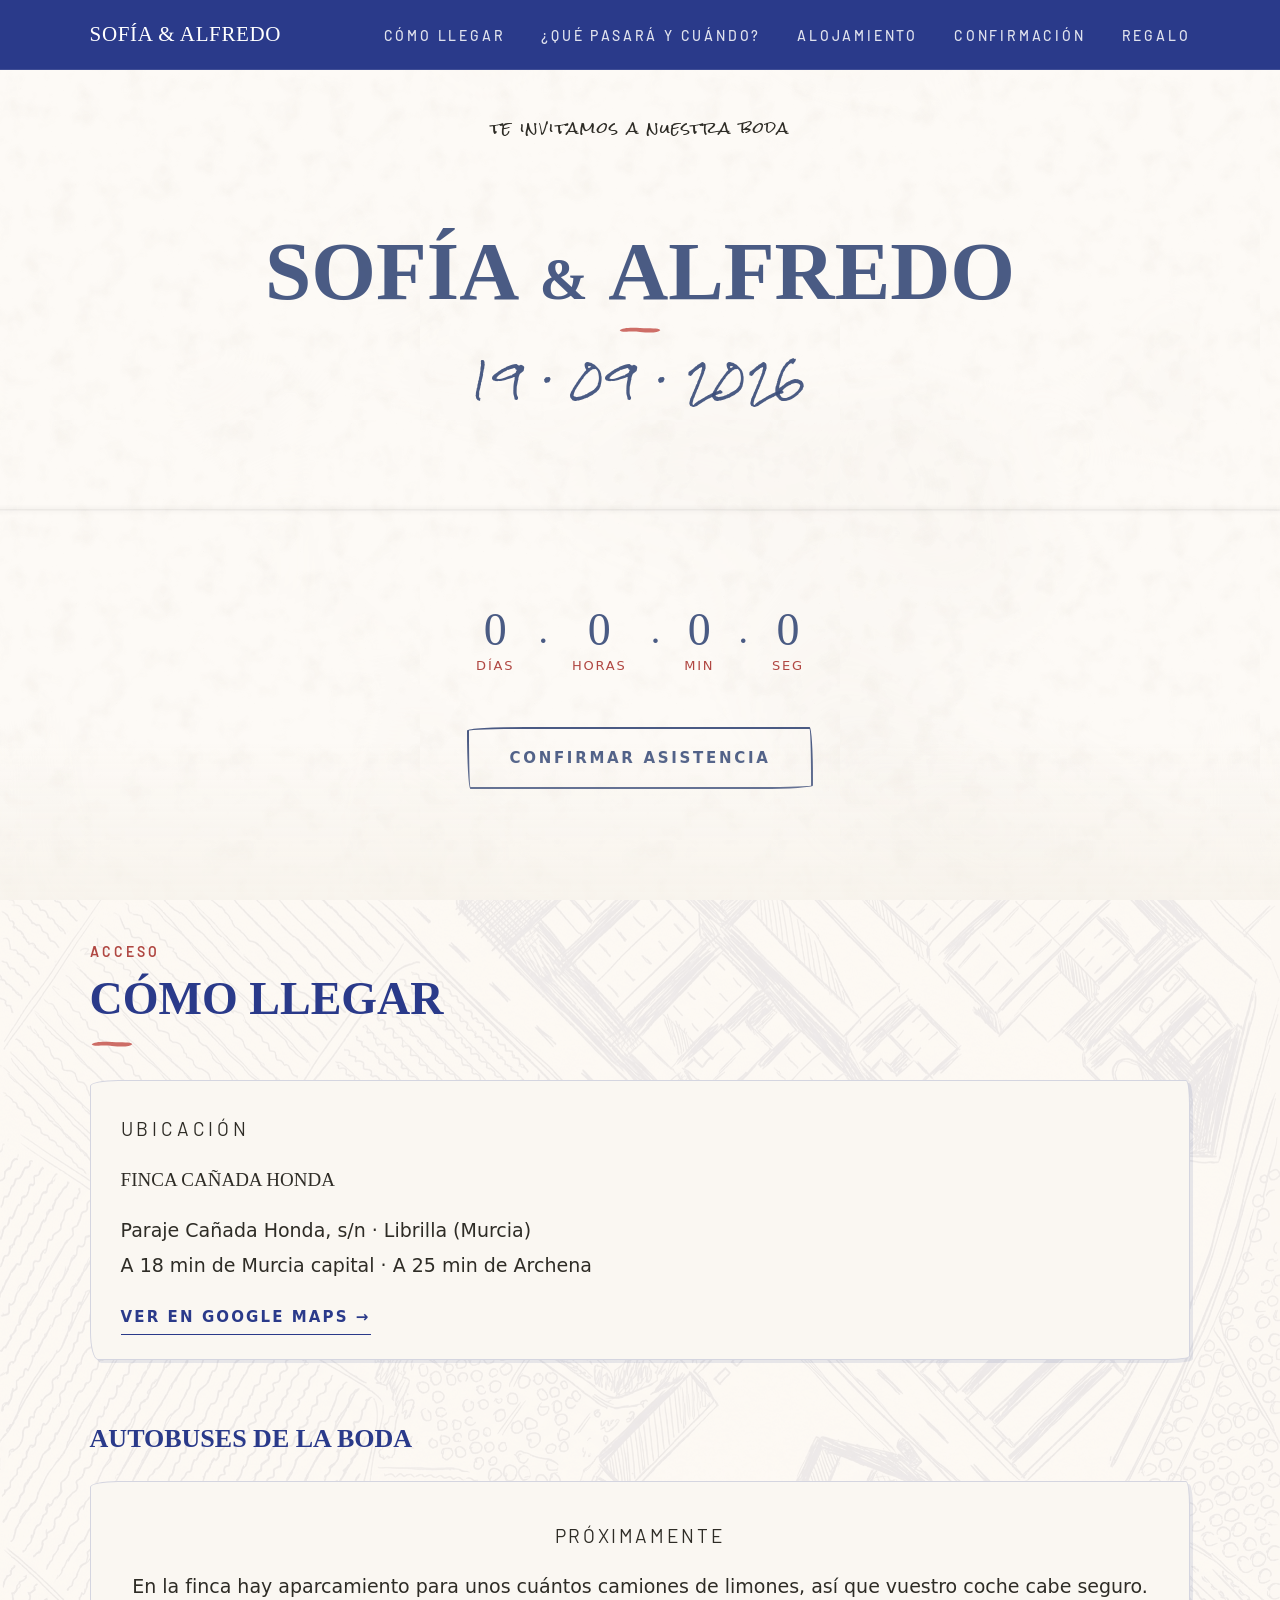
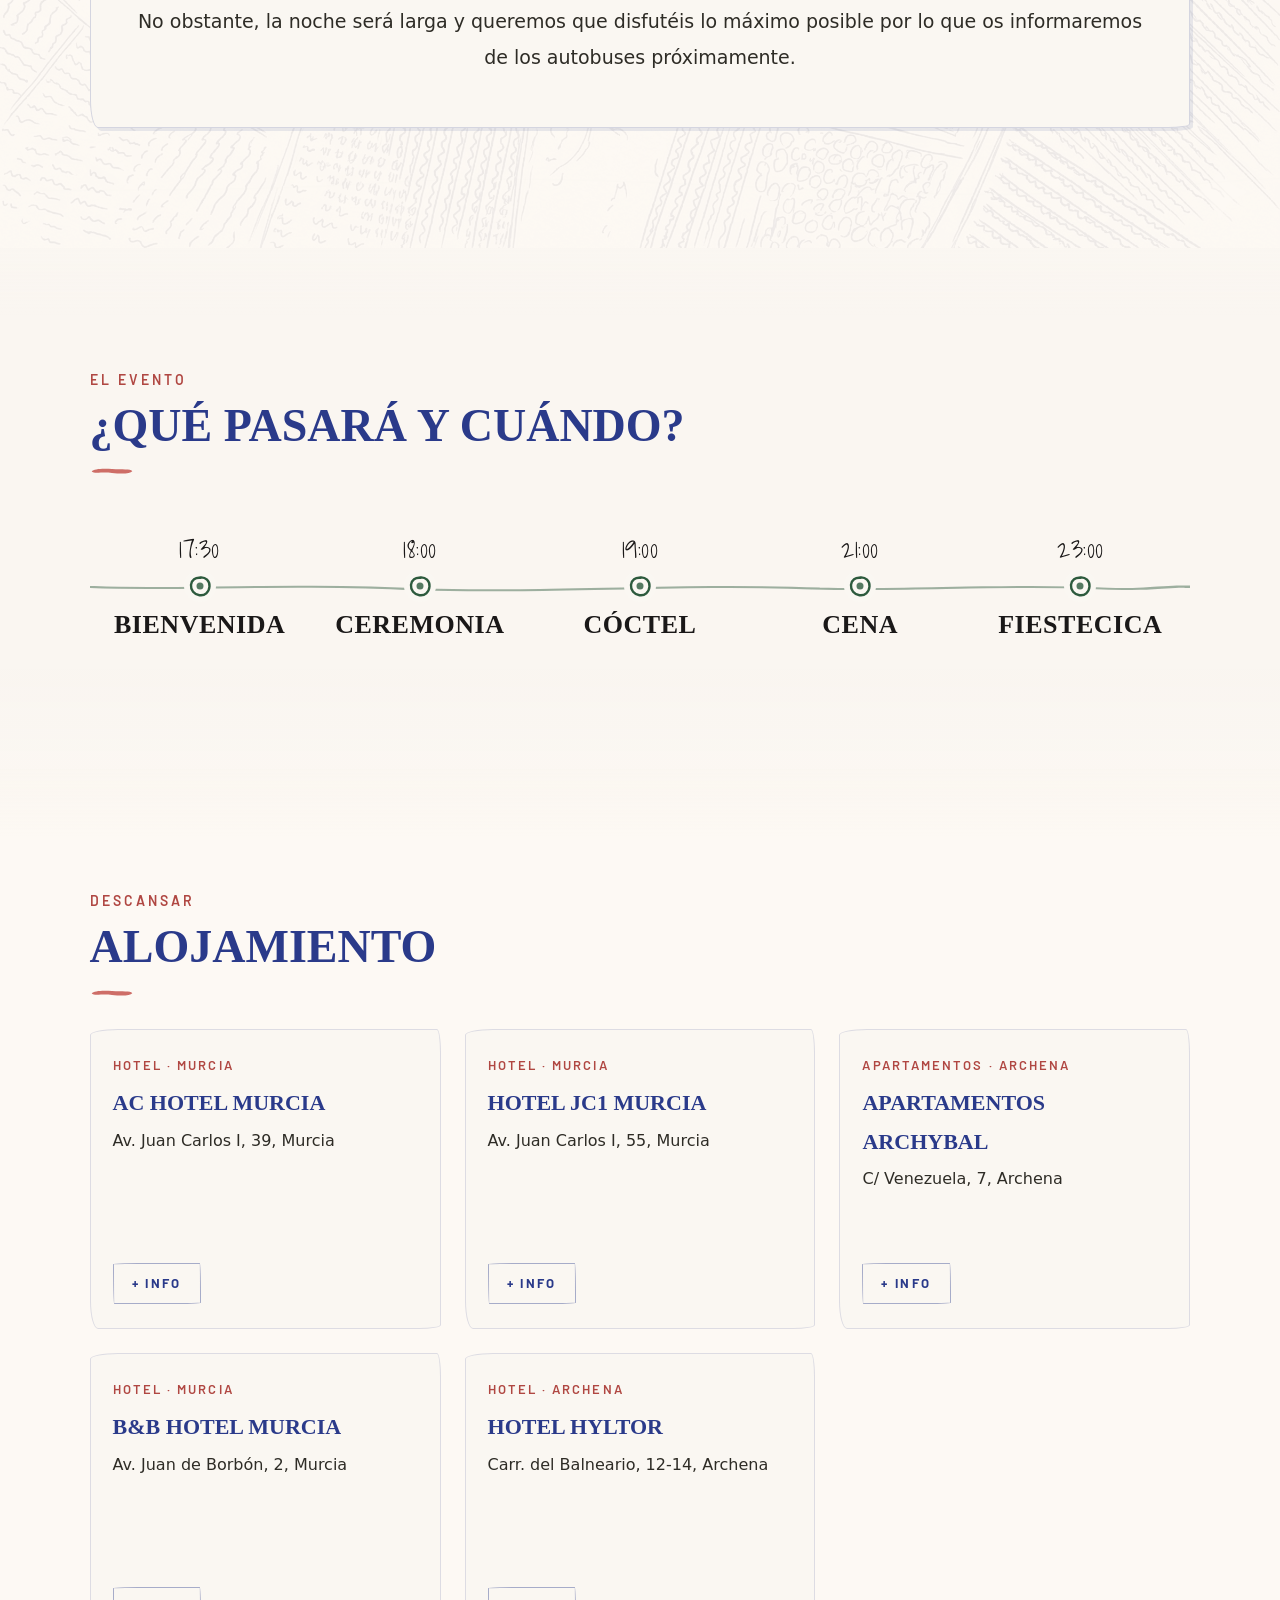
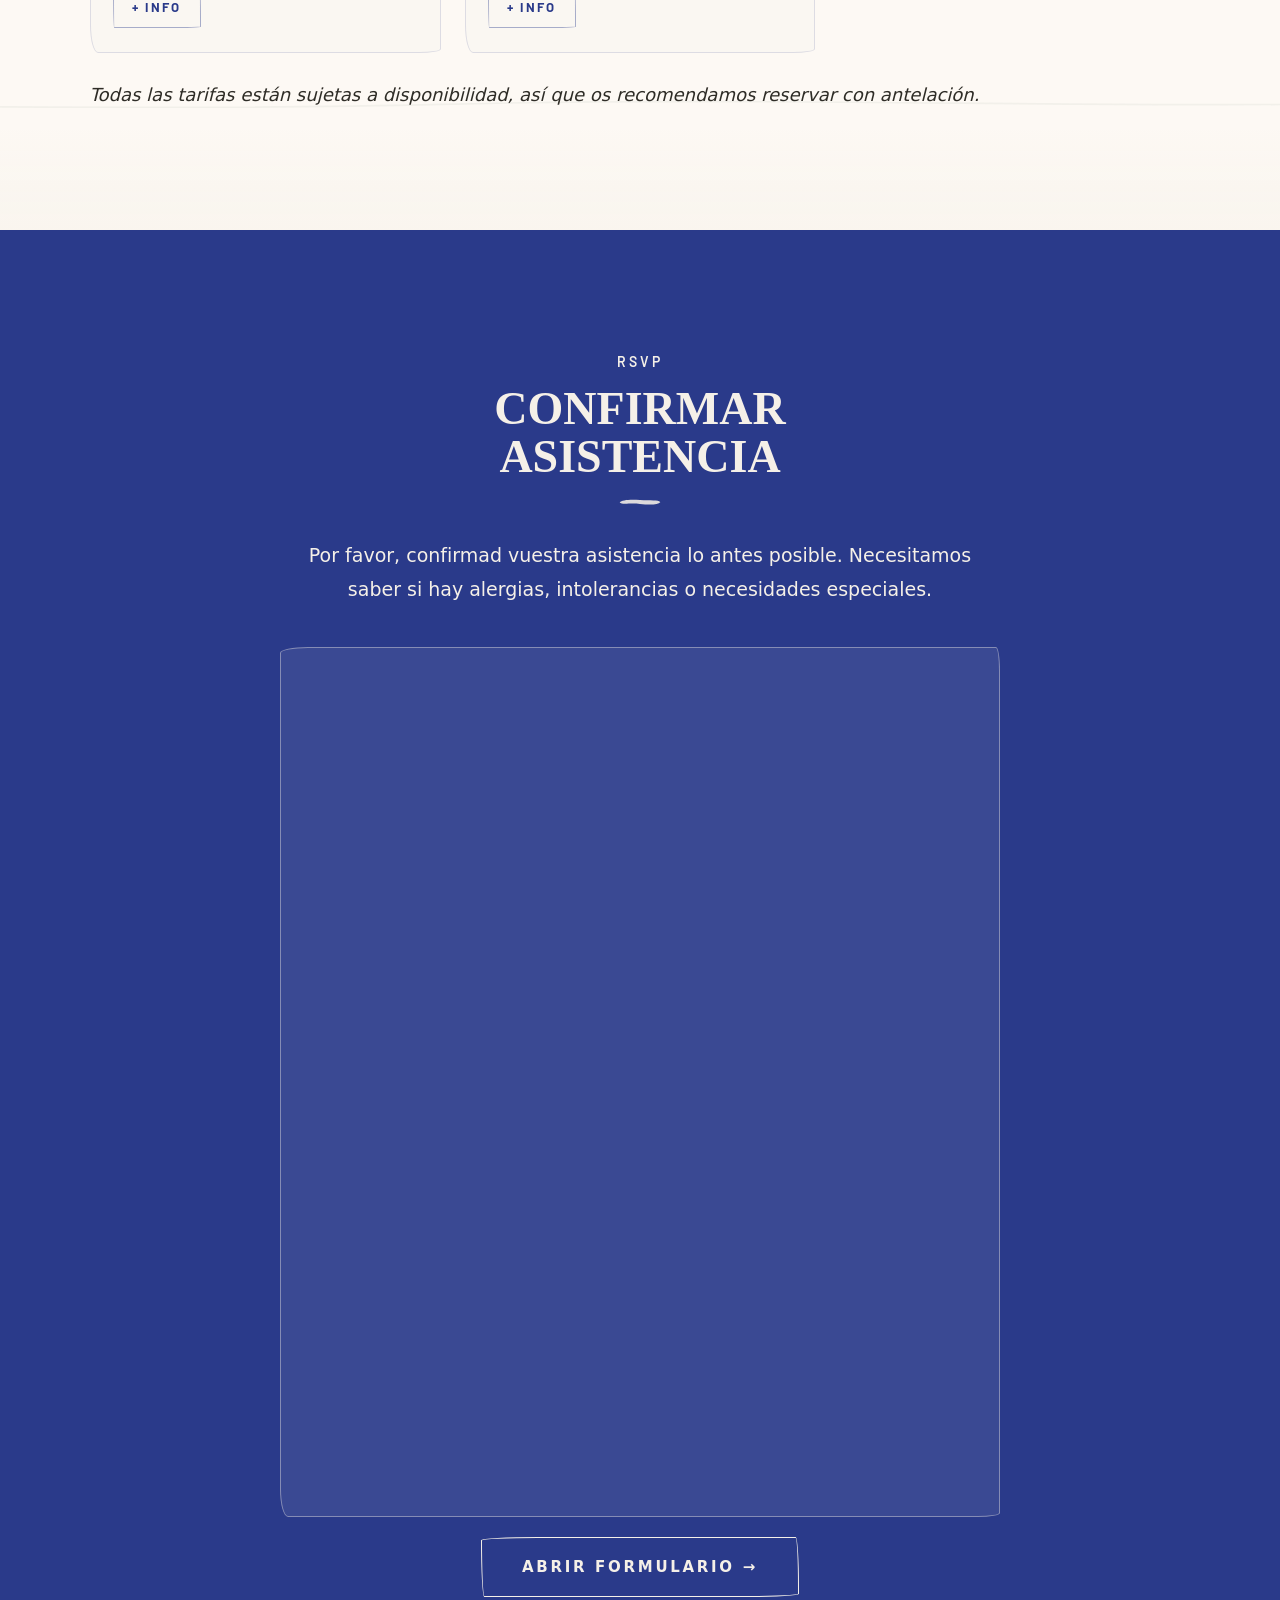
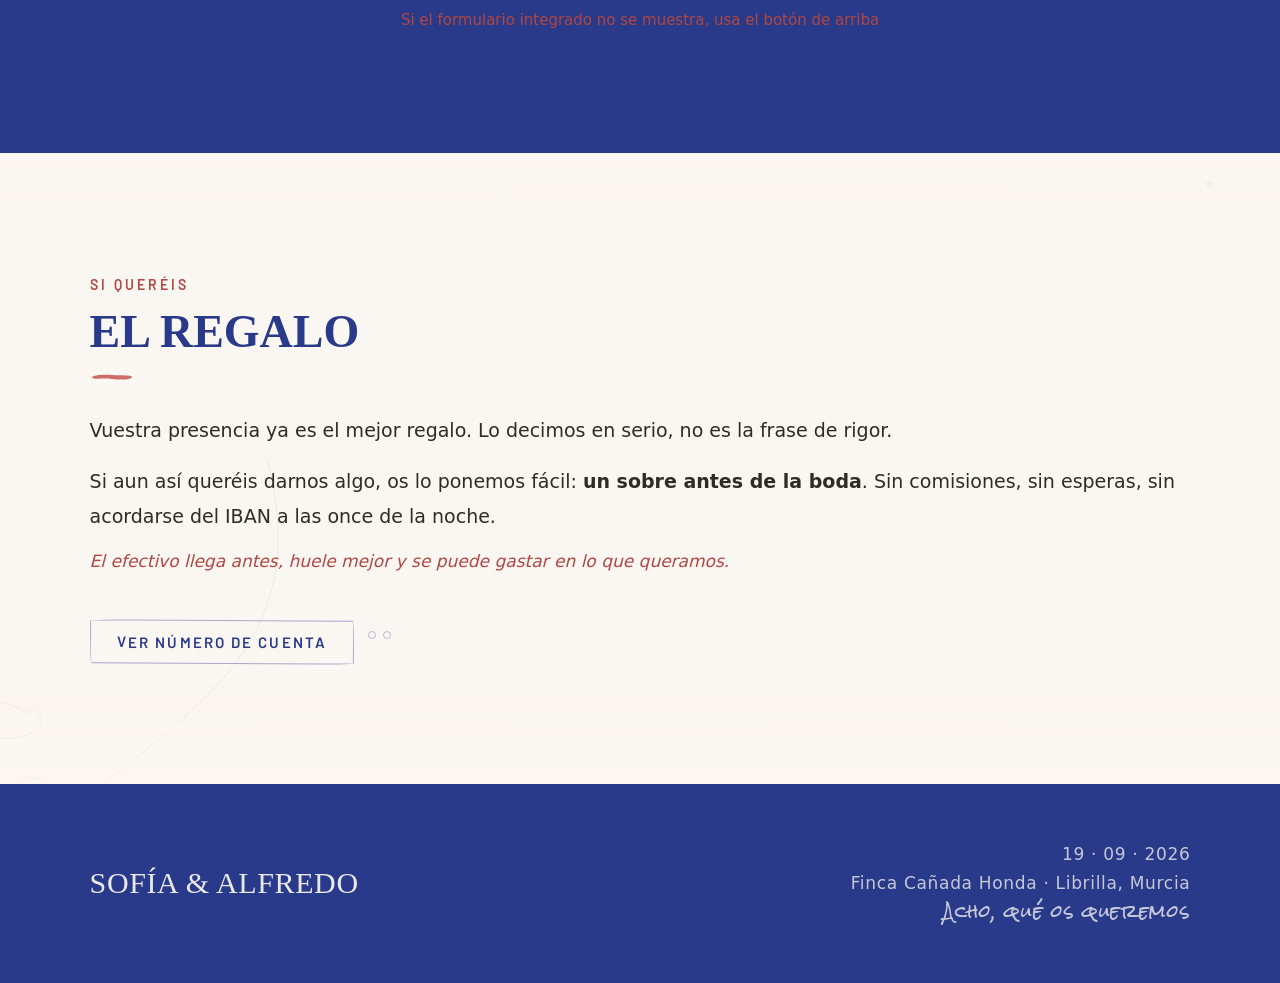
<file: index.html>
<!DOCTYPE html>
<html lang="es">
<head>
  <meta charset="UTF-8" />
  <meta name="viewport" content="width=device-width, initial-scale=1.0" />
  <title>Boda Sofía & Alfredo</title>
  <link rel="icon" type="image/png" sizes="32x32" href="/favicon-32x32.png">
  <link rel="icon" type="image/png" sizes="16x16" href="/favicon-16x16.png">
  <link rel="manifest" href="/site.webmanifest">
  <link rel="preconnect" href="https://fonts.googleapis.com">
  <link rel="preconnect" href="https://fonts.gstatic.com" crossorigin>
  <link href="https://fonts.googleapis.com/css2?family=Permanent+Marker&family=Shadows+Into+Light&family=Rock+Salt&family=Barlow:wght@500&display=swap" rel="stylesheet">
  <link rel="stylesheet" href="css/styles.css">
</head>
<body>

  <div aria-hidden="true" style="position: fixed; inset: 0; z-index: 0; pointer-events: none; overflow: hidden;">
    </div>

  <svg width="0" height="0" style="position: absolute;">
    <defs>
      <marker id="arrowhead" markerWidth="8" markerHeight="8" refX="6" refY="3" orient="auto">
        <path d="M0,0 L0,6 L8,3 z" fill="#2d5a3d" opacity="0.75" />
      </marker>
      <filter id="hand-drawn" x="-12%" y="-12%" width="124%" height="124%">
        <feTurbulence type="fractalNoise" baseFrequency="0.065" numOctaves="4" seed="9" result="noise"/>
        <feDisplacementMap in="SourceGraphic" in2="noise" scale="3" xChannelSelector="R" yChannelSelector="G"/>
      </filter>
    </defs>
  </svg>

  <nav>
    <div class="nav-logo">sofía & alfredo</div>
    <button class="nav-toggle" id="nav-toggle" aria-label="Abrir menú">
      <span></span>
      <span></span>
      <span></span>
    </button>
    <ul class="nav-menu" id="nav-menu">
      <li><a href="#comoLlegar">Cómo Llegar</a></li>
      <li><a href="#finca">¿Qué pasará y cuándo?</a></li>
      <li><a href="#alojamiento">Alojamiento</a></li>
      <li><a href="#confirmacion">Confirmación</a></li>
      <li><a href="#regalo">Regalo</a></li>
    </ul>
  </nav>

  <section class="hero" id="inicio">
    <div class="hero-paper" aria-hidden="true"></div>
    <div class="hero-napkin" aria-hidden="true"></div>

    <div class="hero-l">
      <p class="hero-eyebrow">te invitamos a nuestra boda</p>
      <div class="hero-top">
        <h1 class="hero-names">sofía <span class="hero-amp">&</span> alfredo</h1>
        <span class="hero-rule"></span>
        <div class="hero-date-row">
          <p class="hero-date-embroidered">19 · 09 · 2026</p>
        </div>
      </div>
      <div class="hero-fold" aria-hidden="true"></div>
      <div class="hero-bottom">
        <div id="cd-widget" class="countdown" aria-label="Cuenta atrás">
          <div class="cd-block"><span class="cd-num" id="cd-d">—</span><span class="cd-lbl">días</span></div>
          <span class="cd-sep">·</span>
          <div class="cd-block"><span class="cd-num" id="cd-h">—</span><span class="cd-lbl">horas</span></div>
          <span class="cd-sep">·</span>
          <div class="cd-block"><span class="cd-num" id="cd-m">—</span><span class="cd-lbl">min</span></div>
          <span class="cd-sep">·</span>
          <div class="cd-block"><span class="cd-num" id="cd-s">—</span><span class="cd-lbl">seg</span></div>
        </div>

        <a href="#confirmacion" class="hero-cta">Confirmar asistencia</a>
      </div>
    </div>

    <div class="hero-r">
      <svg class="hero-svg" viewBox="0 0 480 560" fill="none" xmlns="http://www.w3.org/2000/svg">
        <rect width="480" height="560" fill="#f5f0e8" />
        <path class="sk d1" d="M-2 392 Q28 358 62 370 Q92 382 122 360 Q154 336 186 350 Q216 364 248 342 Q280 318 312 338 Q344 358 374 332 Q406 306 438 326 Q462 340 482 330 L482 422 L-2 422Z" stroke="#2d5a3d" strokeWidth="1.3" strokeLinecap="round" opacity="0.17"/>
        <path class="sk d1" d="M-2 410 Q38 390 78 402 Q120 414 164 398 Q208 382 252 396 Q296 410 342 392 Q384 376 428 392 Q454 400 482 390 L482 422 L-2 422Z" stroke="#2d5a3d" strokeWidth="1" strokeLinecap="round" opacity="0.11"/>
        <path class="sk d1" d="M2 422 Q60 420 120 423 Q182 426 242 422 Q302 418 362 424 Q422 430 478 421" stroke="#2d5a3d" strokeWidth="2" strokeLinecap="round"/>
        <path class="sk d2" d="M108 268 Q109 265 110 264 L350 263 Q351 265 351 267 L352 420 Q350 421 349 421 L109 422 Q107 421 107 420 Z" stroke="#2d5a3d" strokeWidth="2.2" strokeLinecap="round" strokeLinejoin="round"/>
        <path class="sk d2" d="M95 266 Q128 246 162 226 Q194 208 228 193 Q231 192 233 194 Q268 210 300 228 Q332 246 365 266" stroke="#2d5a3d" strokeWidth="2.2" strokeLinecap="round" strokeLinejoin="round"/>
        <path d="M102 271 Q162 253 230 198 Q296 252 358 271" stroke="#2d5a3d" strokeWidth="1" strokeLinecap="round" opacity="0.28"/>
        <path class="sk d3" d="M275 222 Q275 220 276 219 L299 218 Q300 220 300 222 L300 258 Q299 259 297 259 L275 259 Q273 258 274 257 Z" stroke="#2d5a3d" strokeWidth="1.8" strokeLinecap="round" strokeLinejoin="round"/>
        <path d="M284 218 Q280 206 285 196 Q290 186 283 176 Q277 167 281 158" stroke="#2d5a3d" strokeWidth="1.2" strokeLinecap="round" opacity="0.32"/>
        <path class="sk d3" d="M133 299 Q133 297 135 296 L178 295 Q180 297 180 300 L180 353 Q178 368 156 369 Q133 367 132 353 Z" stroke="#2d5a3d" strokeWidth="1.8" strokeLinecap="round" strokeLinejoin="round"/>
        <path d="M156 296 Q156 330 155 369" stroke="#2d5a3d" strokeWidth="1" strokeLinecap="round" opacity="0.42"/>
        <path d="M133 332 Q155 336 180 332" stroke="#2d5a3d" strokeWidth="1" strokeLinecap="round" opacity="0.33"/>
        <path class="sk d3" d="M262 295 Q264 294 265 294 L318 293 Q319 295 319 297 L319 347 Q318 348 317 348 L263 349 Q261 348 261 346 Z" stroke="#2d5a3d" strokeWidth="1.8" strokeLinecap="round" strokeLinejoin="round"/>
        <path d="M290 294 Q290 320 290 348" stroke="#2d5a3d" strokeWidth="1" strokeLinecap="round" opacity="0.4"/>
        <path d="M262 320 Q288 323 319 320" stroke="#2d5a3d" strokeWidth="1" strokeLinecap="round" opacity="0.4"/>
        <path class="sk d4" d="M199 421 Q198 356 200 344 Q207 321 229 320 Q251 320 258 344 Q260 355 259 421" stroke="#2d5a3d" strokeWidth="1.8" strokeLinecap="round"/>
        <path d="M199 382 Q228 385 259 382" stroke="#2d5a3d" strokeWidth="1" strokeLinecap="round" opacity="0.28"/>
        <path class="sk d3" d="M55 422 Q54 400 55 378 Q55 356 53 336 Q52 318 55 298 Q56 283 56 272" stroke="#2d5a3d" strokeWidth="3" strokeLinecap="round"/>
        <path class="sk d3" d="M55 338 Q46 323 38 308 Q32 296 28 283" stroke="#2d5a3d" strokeWidth="2.2" strokeLinecap="round"/>
        <path class="sk d3" d="M55 316 Q64 303 72 292 Q78 282 80 273" stroke="#2d5a3d" strokeWidth="2" strokeLinecap="round"/>
        <path class="sk d4" d="M56 253 Q40 248 29 257 Q16 267 18 280 Q20 294 33 300 Q47 305 61 298 Q76 290 77 276 Q79 260 66 253 Q62 250 56 253Z" stroke="#2d5a3d" strokeWidth="1.6" strokeLinecap="round"/>
        <path class="sk d4" d="M26 270 Q14 265 8 276 Q4 287 11 296 Q19 305 30 301 Q40 296 40 283Z" stroke="#2d5a3d" strokeWidth="1.4" strokeLinecap="round"/>
        <path class="sk d4" d="M72 265 Q62 256 55 265 Q49 274 56 284 Q64 293 77 287 Q85 279 78 267Z" stroke="#2d5a3d" strokeWidth="1.4" strokeLinecap="round"/>
        <path class="sk d3" d="M416 422 Q417 400 416 377 Q417 354 416 332 Q415 312 417 295 Q418 282 418 270" stroke="#2d5a3d" strokeWidth="3" strokeLinecap="round"/>
        <path class="sk d3" d="M417 336 Q425 318 432 306 Q440 294 447 281" stroke="#2d5a3d" strokeWidth="2.2" strokeLinecap="round"/>
        <path class="sk d3" d="M417 314 Q407 302 399 290 Q393 280 391 271" stroke="#2d5a3d" strokeWidth="2" strokeLinecap="round"/>
        <path class="sk d4" d="M417 250 Q401 244 390 254 Q379 264 381 278 Q383 292 396 299 Q409 304 423 297 Q435 288 435 273 Q435 256 421 249Z" stroke="#2d5a3d" strokeWidth="1.6" strokeLinecap="round"/>
        <path class="sk d4" d="M435 266 Q445 260 451 271 Q457 282 450 291 Q442 299 432 295Z" stroke="#2d5a3d" strokeWidth="1.4" strokeLinecap="round"/>
        <path class="sk d4" d="M384 268 Q373 262 367 273 Q363 284 372 292 Q381 299 393 294Z" stroke="#2d5a3d" strokeWidth="1.4" strokeLinecap="round"/>
        <path class="sk d1" d="M350 68 Q360 53 376 55 Q393 58 398 74 Q402 90 391 102 Q379 114 363 109 Q346 104 342 89 Q338 74 350 68Z" stroke="#2d5a3d" strokeWidth="1.5" strokeLinecap="round" opacity="0.33"/>
        <path class="sk d6" d="M140 156 Q146 149 150 153 Q153 157 158 150 Q162 145 167 152" stroke="#2d5a3d" strokeWidth="1.4" fill="none" strokeLinecap="round" opacity="0.48"/>
        <path class="sk d6" d="M202 131 Q207 124 210 128 Q213 132 217 126 Q220 121 225 127" stroke="#2d5a3d" strokeWidth="1.3" fill="none" strokeLinecap="round" opacity="0.42"/>
        <path class="sk d6" d="M274 143 Q278 138 281 141 Q283 145 286 139 Q289 135 293 140" stroke="#2d5a3d" strokeWidth="1.2" fill="none" strokeLinecap="round" opacity="0.38"/>
        <text x="240" y="486" fontFamily="Shadows Into Light, cursive" fontSize="17" fill="#2d5a3d" textAnchor="middle" opacity="0.52">Cañada Honda · Librilla</text>
        <text x="240" y="516" fontFamily="'Shadows Into Light', cursive" fontStyle="italic" fontSize="13" fill="#2d5a3d" textAnchor="middle" opacity="0.28" letterSpacing="3">Murcia · España</text>
      </svg>
    </div>
  </section>

  <section id="comoLlegar" class="finca-bg">
    <div class="plx-layer" data-speed="0.22">
      <svg viewBox="0 0 1440 900" preserveAspectRatio="xMidYMid slice" fill="none">
        <path d="M0,760 C180,720 360,740 540,728 C720,716 900,748 1080,730 C1260,712 1380,736 1440,740 L1440,900 L0,900Z" stroke="#2d5a3d" strokeWidth="1.5" opacity="0.07"/>
        <path d="M0,100 C60,160 140,180 180,260 C220,340 200,420 180,480" stroke="#2d5a3d" strokeWidth="1.6" strokeLinecap="round" opacity="0.08"/>
        <path d="M80,170 C62,154 48,148 44,160 C40,172 54,186 72,184 C90,182 96,168 88,160Z" stroke="#2d5a3d" strokeWidth="1.2" opacity="0.07"/>
        <circle cx="1300" cy="180" r="3" fill="#2d5a3d" opacity="0.05"/>
        <circle cx="1380" cy="320" r="2" fill="#2d5a3d" opacity="0.04"/>
      </svg>
    </div>

    <div class="finca-grid">
      <div class="finca-text reveal">
        <p class="s-tag">acceso</p>
        <h2 class="s-title">Cómo Llegar</h2>
        <span class="s-rule"></span>

        <div class="addr-card" style="margin-top: 32px;">
          <p class="addr-lbl">Ubicación</p>
          <p class="addr-name">Finca Cañada Honda</p>
          <p class="addr-sub">Paraje Cañada Honda, s/n · Librilla (Murcia)<br>A 18 min de Murcia capital · A 25 min de Archena</p>
          <a href="https://maps.app.goo.gl/nqv62JkHSgVdsHxt9?g_st=ic" class="addr-link" target="_blank" rel="noreferrer">Ver en Google Maps →</a>
        </div>

        <div class="buses-section" style="margin-top: 56px;">
          <h3 style="font-family: 'Permanent Marker', cursive; font-size: 26px; color: var(--ink); margin-bottom: 20px; text-transform: uppercase;">Autobuses de la boda</h3>

          <div class="bus-disclaimer">
            <p class="bus-lbl">próximamente</p>
            <p class="bus-disclaimer-text">En la finca hay aparcamiento para unos cuántos camiones de limones, así que vuestro coche cabe seguro. No obstante, la noche será larga y queremos que disfutéis lo máximo posible por lo que os informaremos de los autobuses próximamente.</p>
          </div>
        </div>
      </div>
    </div>
  </section>

  <section id="finca" class="alt">
    <div class="finca-grid">
      <div class="finca-text reveal">
        <p class="s-tag">el evento</p>
        <h2 class="s-title"> ¿Qué pasará y cuándo?</h2>
        <span class="s-rule"></span>

        <div class="timeline">
          <div class="tl">
            <span class="tl-marker" aria-hidden="true">
              <svg class="tl-dot-svg" viewBox="0 0 22 22" fill="none">
                <path class="tl-dot-path" d="M11,2.5 C16.5,1.8 21,6 20.5,11.5 C20,17.2 15.8,21 10.5,20.2 C5.2,19.4 1.5,15 2,9.8 C2.5,4.8 6.5,2.2 11.5,2.8" stroke="#2d5a3d" stroke-width="2.4" stroke-linecap="round"/>
                <circle class="tl-dot-fill" cx="11" cy="11" r="3.5" fill="#2d5a3d"/>
              </svg>
            </span>
            <div class="tl-content">
              <span class="tl-t">17:30</span>
              <h4 class="tl-name">Bienvenida</h4>
            </div>
          </div>
          <div class="tl">
            <span class="tl-marker" aria-hidden="true">
              <svg class="tl-dot-svg" viewBox="0 0 22 22" fill="none">
                <path class="tl-dot-path" d="M11,2.5 C16.5,1.8 21,6 20.5,11.5 C20,17.2 15.8,21 10.5,20.2 C5.2,19.4 1.5,15 2,9.8 C2.5,4.8 6.5,2.2 11.5,2.8" stroke="#2d5a3d" stroke-width="2.4" stroke-linecap="round"/>
                <circle class="tl-dot-fill" cx="11" cy="11" r="3.5" fill="#2d5a3d"/>
              </svg>
            </span>
            <div class="tl-content">
              <span class="tl-t">18:00</span>
              <h4 class="tl-name">Ceremonia</h4>
            </div>
          </div>
          <div class="tl">
            <span class="tl-marker" aria-hidden="true">
              <svg class="tl-dot-svg" viewBox="0 0 22 22" fill="none">
                <path class="tl-dot-path" d="M11,2.5 C16.5,1.8 21,6 20.5,11.5 C20,17.2 15.8,21 10.5,20.2 C5.2,19.4 1.5,15 2,9.8 C2.5,4.8 6.5,2.2 11.5,2.8" stroke="#2d5a3d" stroke-width="2.4" stroke-linecap="round"/>
                <circle class="tl-dot-fill" cx="11" cy="11" r="3.5" fill="#2d5a3d"/>
              </svg>
            </span>
            <div class="tl-content">
              <span class="tl-t">19:00</span>
              <h4 class="tl-name">Cóctel</h4>
            </div>
          </div>
          <div class="tl">
            <span class="tl-marker" aria-hidden="true">
              <svg class="tl-dot-svg" viewBox="0 0 22 22" fill="none">
                <path class="tl-dot-path" d="M11,2.5 C16.5,1.8 21,6 20.5,11.5 C20,17.2 15.8,21 10.5,20.2 C5.2,19.4 1.5,15 2,9.8 C2.5,4.8 6.5,2.2 11.5,2.8" stroke="#2d5a3d" stroke-width="2.4" stroke-linecap="round"/>
                <circle class="tl-dot-fill" cx="11" cy="11" r="3.5" fill="#2d5a3d"/>
              </svg>
            </span>
            <div class="tl-content">
              <span class="tl-t">21:00</span>
              <h4 class="tl-name">Cena</h4>
            </div>
          </div>
          <div class="tl">
            <span class="tl-marker" aria-hidden="true">
              <svg class="tl-dot-svg" viewBox="0 0 22 22" fill="none">
                <path class="tl-dot-path" d="M11,2.5 C16.5,1.8 21,6 20.5,11.5 C20,17.2 15.8,21 10.5,20.2 C5.2,19.4 1.5,15 2,9.8 C2.5,4.8 6.5,2.2 11.5,2.8" stroke="#2d5a3d" stroke-width="2.4" stroke-linecap="round"/>
                <circle class="tl-dot-fill" cx="11" cy="11" r="3.5" fill="#2d5a3d"/>
              </svg>
            </span>
            <div class="tl-content">
              <span class="tl-t">23:00</span>
              <h4 class="tl-name">Fiestecica</h4>
            </div>
          </div>
        </div>
      </div>
    </div>
  </section>

  <section id="alojamiento">
    <div class="plx-layer" data-speed="0.28">
      <svg viewBox="0 0 1440 900" preserveAspectRatio="xMidYMid slice" fill="none">
        <path d="M1380,900 C1380,760 1378,640 1382,540 C1385,480 1380,440 1382,400" stroke="#2d5a3d" strokeWidth="2.5" strokeLinecap="round" opacity="0.06"/>
        <path d="M0,700 C200,692 400,700 600,695 C800,690 1000,698 1200,694" stroke="#2d5a3d" strokeWidth="1" strokeLinecap="round" opacity="0.05"/>
      </svg>
    </div>

    <p class="s-tag reveal">descansar</p>
    <h2 class="s-title reveal">Alojamiento</h2>
    <span class="s-rule reveal"></span>

    <div class="hotels">

      <div class="alojamiento-card reveal" onclick="this.classList.toggle('flipped')">
        <div class="card-inner">
          <div class="card-front">
            <span class="etiqueta">Hotel · Murcia</span>
            <h3 class="card-hotel-name">AC Hotel Murcia</h3>
            <p class="direccion">Av. Juan Carlos I, 39, Murcia</p>
            <div class="btn-flip">+ info</div>
          </div>
          <div class="card-back">
            <ul>
              <li><strong>Hab. Plus Standard:</strong> 88 € + IVA</li>
              <li><strong>Hab. Standard:</strong> 73 € + IVA</li>
              <li><strong>Desayuno:</strong> 11 € + IVA</li>
              <li>15 habitaciones prebloqueadas.</li>
              <li><strong>Reservas:</strong> <a href="mailto:reception.murcia@achmhotels.com">reception.murcia@achmhotels.com</a> · <a href="tel:968274250">968 27 42 50</a></li>
              <li><strong>Ref.:</strong> Boda Sofia &amp; Alfredo 19 sept 26</li>
            </ul>
            <div class="btn-flip btn-flip--back">← volver</div>
          </div>
        </div>
      </div>

      <div class="alojamiento-card reveal" style="transition-delay: .1s;" onclick="this.classList.toggle('flipped')">
        <div class="card-inner">
          <div class="card-front">
            <span class="etiqueta">Hotel · Murcia</span>
            <h3 class="card-hotel-name">Hotel JC1 Murcia</h3>
            <p class="direccion">Av. Juan Carlos I, 55, Murcia</p>
            <div class="btn-flip">+ info</div>
          </div>
          <div class="card-back">
            <ul>
              <li><strong>Código:</strong> BODASOFIAYALFREDO <em>(5% dto)</em></li>
              <li><strong>Reservas:</strong> <a href="https://www.sercotelhoteles.com" target="_blank" rel="noreferrer">www.sercotelhoteles.com</a></li>
              <li>Late check-out gratuito hasta las 14:00 h.</li>
              <li><em>Válido hasta el 04/09/2026.</em></li>
            </ul>
            <div class="btn-flip btn-flip--back">← volver</div>
          </div>
        </div>
      </div>

      <div class="alojamiento-card reveal" style="transition-delay: .2s;" onclick="this.classList.toggle('flipped')">
        <div class="card-inner">
          <div class="card-front">
            <span class="etiqueta">Apartamentos · Archena</span>
            <h3 class="card-hotel-name">Apartamentos Archybal</h3>
            <p class="direccion">C/ Venezuela, 7, Archena</p>
            <div class="btn-flip">+ info</div>
          </div>
          <div class="card-back">
            <ul>
              <li><strong>2 personas:</strong> 65 €/noche</li>
              <li><strong>3-4 personas:</strong> 95 €/noche</li>
              <li><strong>Suite:</strong> 80 €/noche</li>
              <li><strong>Reservas:</strong> <a href="tel:968674822">968 674 822</a> / <a href="tel:605819103">605 819 103</a> · <a href="mailto:info@apartamentosarchybal.com">info@apartamentosarchybal.com</a></li>
              <li>Pago anticipado. Cancelación gratuita hasta 48 h.</li>
            </ul>
            <div class="btn-flip btn-flip--back">← volver</div>
          </div>
        </div>
      </div>

      <div class="alojamiento-card reveal" style="transition-delay: .3s;" onclick="this.classList.toggle('flipped')">
        <div class="card-inner">
          <div class="card-front">
            <span class="etiqueta">Hotel · Murcia</span>
            <h3 class="card-hotel-name">B&amp;B Hotel Murcia</h3>
            <p class="direccion">Av. Juan de Borbón, 2, Murcia</p>
            <div class="btn-flip">+ info</div>
          </div>
          <div class="card-back">
            <ul>
              <li><strong>Código:</strong> BODASOFIAYALFREDOxBB</li>
              <li><strong>Individual:</strong> 69 € · <strong>Doble:</strong> 74 €</li>
              <li>Desayuno incluido. Parking gratuito.</li>
              <li>Pago del 50% para reservar.</li>
              <li><em>Disponible hasta 01/06/2026.</em></li>
            </ul>
            <div class="btn-flip btn-flip--back">← volver</div>
          </div>
        </div>
      </div>

      <div class="alojamiento-card reveal" style="transition-delay: .4s;" onclick="this.classList.toggle('flipped')">
        <div class="card-inner">
          <div class="card-front">
            <span class="etiqueta">Hotel · Archena</span>
            <h3 class="card-hotel-name">Hotel Hyltor</h3>
            <p class="direccion">Carr. del Balneario, 12-14, Archena</p>
            <div class="btn-flip">+ info</div>
          </div>
          <div class="card-back">
            <ul>
              <li><strong>Individual:</strong> 70 € · <strong>Junior Matrimonial:</strong> 85 € · <strong>Doble:</strong> 95 €</li>
              <li>Desayuno incluido.</li>
              <li><strong>Descuentos:</strong> 5% (2 noches) · 10% (3 o más noches)</li>
              <li>Check-in: 13:30 h · Check-out: 11:30 h</li>
              <li><em>Reserva recomendada con 45 días de antelación.</em></li>
            </ul>
            <div class="btn-flip btn-flip--back">← volver</div>
          </div>
        </div>
      </div>

    </div>

    <p class="hotels-note reveal">Todas las tarifas están sujetas a disponibilidad, así que os recomendamos reservar con antelación.</p>
  </section>

  <section id="confirmacion" style="background: var(--ink);">
    <div class="form-wrap reveal">
      <p class="s-tag">rsvp</p>
      <h2 class="s-title">Confirmar<br>Asistencia</h2>
      <span class="s-rule" style="margin: 18px auto 32px;"></span>
      <p class="form-intro">Por favor, confirmad vuestra asistencia lo antes posible. Necesitamos saber si hay alergias, intolerancias o necesidades especiales.</p>

      <div class="gform-wrap">
        <iframe src="https://forms.gle/6UwZjYDCxcjFYhtC6" style="display: block; width: 100%; height: 860px; border: none; background: transparent;" title="Formulario de confirmación de asistencia" onerror="this.innerHTML='Cargando…'">Cargando…</iframe>
      </div>

      <div style="margin-top: 20px; text-align: center;">
        <a href="https://forms.gle/6UwZjYDCxcjFYhtC6" target="_blank" rel="noreferrer" class="hero-cta" style="margin-top: 0; display: inline-block;">Abrir formulario →</a>
        <p style="margin-top: 10px; font-size: 15px; font-weight: 300; color: var(--ink-pale);">Si el formulario integrado no se muestra, usa el botón de arriba</p>
      </div>
    </div>
  </section>

  <section id="regalo" class="alt">
    <div class="plx-layer" data-speed="0.18">
      <svg viewBox="0 0 1440 900" preserveAspectRatio="xMidYMid slice" fill="none">
        <path d="M0,900 C100,820 200,760 280,680 C360,600 360,520 340,440" stroke="#2d5a3d" strokeWidth="2" strokeLinecap="round" opacity="0.08"/>
        <path d="M130,780 C110,762 88,760 84,774 C80,788 96,804 118,800 C140,796 146,778 136,770Z" stroke="#2d5a3d" strokeWidth="1.4" opacity="0.07"/>
        <path d="M96,700 C74,684 50,684 48,700 C46,716 64,730 88,724 C112,718 116,702 100,694Z" stroke="#2d5a3d" strokeWidth="1.4" opacity="0.07"/>
        <circle cx="1300" cy="160" r="3" fill="#2d5a3d" opacity="0.05"/>
        <circle cx="1380" cy="280" r="2" fill="#2d5a3d" opacity="0.04"/>
      </svg>
    </div>

    <div class="regalo-grid">
      <div class="regalo-text reveal">
        <p class="s-tag">si queréis</p>
        <h2 class="s-title">El Regalo</h2>
        <span class="s-rule"></span>
        <p>Vuestra presencia ya es el mejor regalo. Lo decimos en serio, no es la frase de rigor.</p>
        <p>Si aun así queréis darnos algo, os lo ponemos fácil: <strong>un sobre antes de la boda</strong>. Sin comisiones, sin esperas, sin acordarse del IBAN a las once de la noche.</p>
        <p style="font-style: italic; font-size: 17px; color: var(--ink-pale); margin-top: -4px;">El efectivo llega antes, huele mejor y se puede gastar en lo que queramos.</p>

        <div id="gift-section" style="margin-top: 28px;">
          <div id="gift-hint" role="status" aria-live="polite" style="display: none; background: rgba(26,42,159,0.05); border: 1px solid var(--ink-faint); border-radius: 2px; padding: 14px 18px; margin-bottom: 16px; font-size: 17px; font-weight: 300; color: var(--text-mid); line-height: 1.7;"></div>
          <div style="display: flex; align-items: center; gap: 14px; flex-wrap: wrap;">
            <button id="gift-btn" class="copy-btn" style="font-size: 15px; padding: 12px 26px;" aria-label="Ver número de cuenta – paso 1 de 2">Ver número de cuenta</button>
            <span id="gift-progress" aria-hidden="true" style="display: inline-flex; gap: 7px; align-items: center; vertical-align: middle;">
              <span style="width:8px;height:8px;border-radius:50%;border:1.5px solid rgba(42,58,138,.3);display:inline-block;"></span>
              <span style="width:8px;height:8px;border-radius:50%;border:1.5px solid rgba(42,58,138,.3);display:inline-block;"></span>
            </span>
          </div>
        </div>

        <div id="iban-container" class="iban-box" style="display: none; margin-top: 28px;">
          <p style="font-size: 16px; font-weight: 300; color: var(--ink-pale); margin-bottom: 14px; font-style: italic;">Está bien, está bien… Aquí lo tienes. Pero ya sabes dónde está el cajero.</p>
          <p class="iban-lbl">Aportación para nuestra primera casa</p>
          <p class="iban-nombre">Sofía Perea & Alfredo Torregrosa</p>
          <p class="iban-num">ES58 1563 2626 3932 6620 6515</p>
          <button id="copy-iban" class="copy-btn">Copiar IBAN</button>
        </div>

      </div>
    </div>
  </section>

  <footer>
    <div class="ft-name">sofía & alfredo</div>
    <div class="ft-info">
      19 · 09 · 2026<br>
      Finca Cañada Honda · Librilla, Murcia<br>
      <span style="font-family: 'Rock Salt', cursive;">Acho, qué os queremos</span>
    </div>
  </footer>

  <script src="js/main.js"></script>
</body>
</html>
</file>
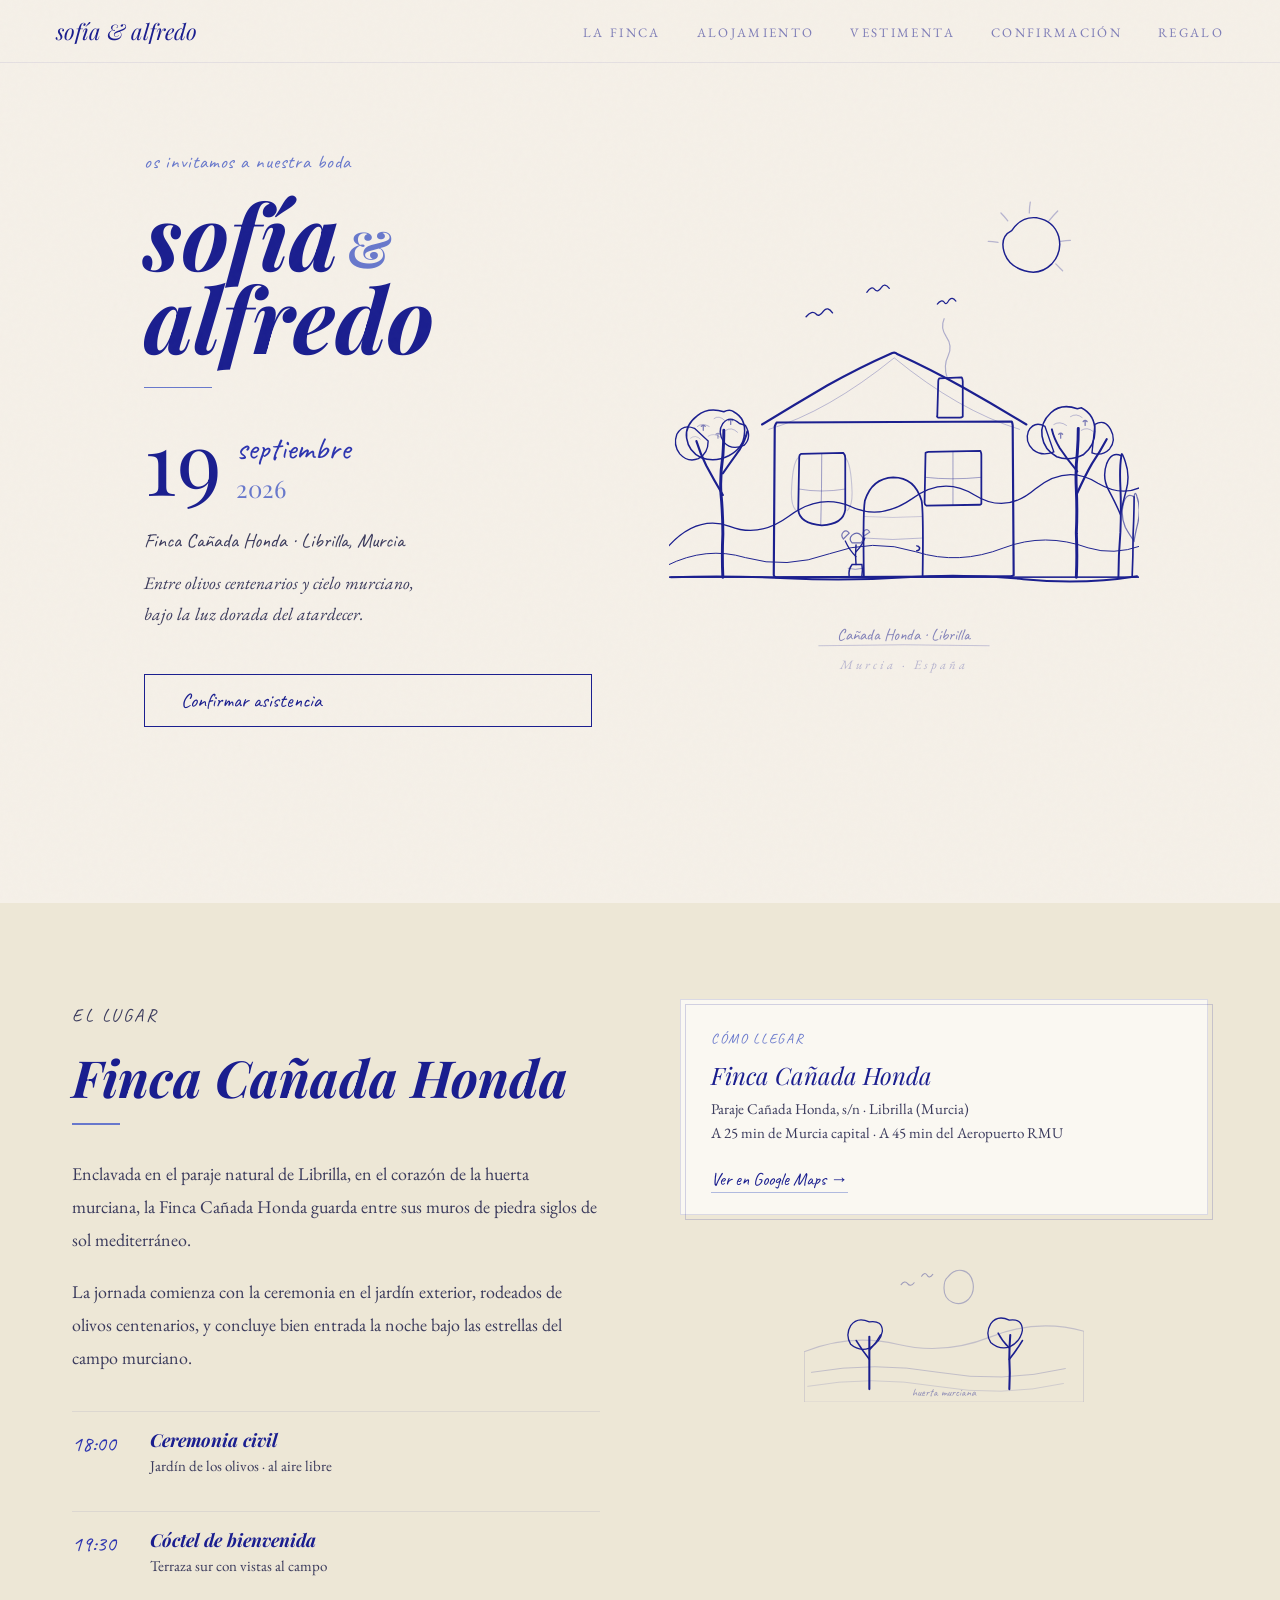
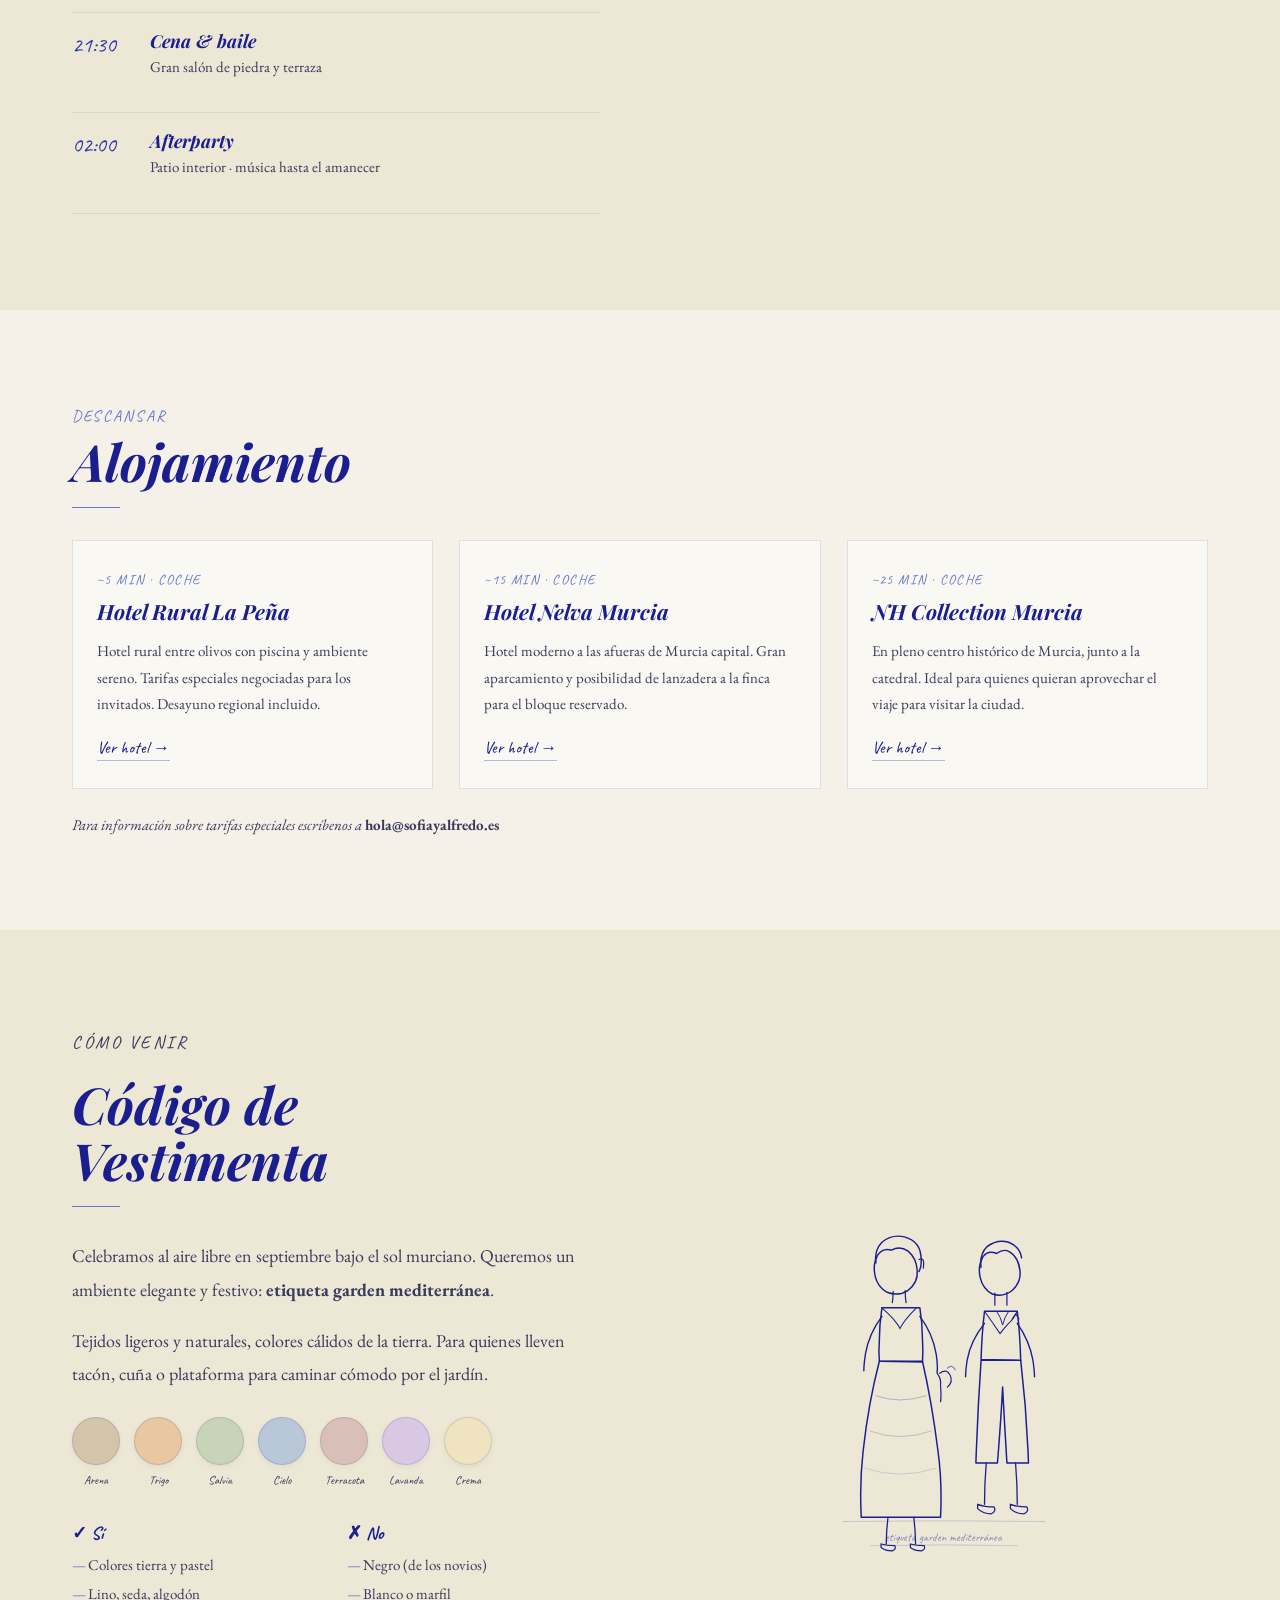
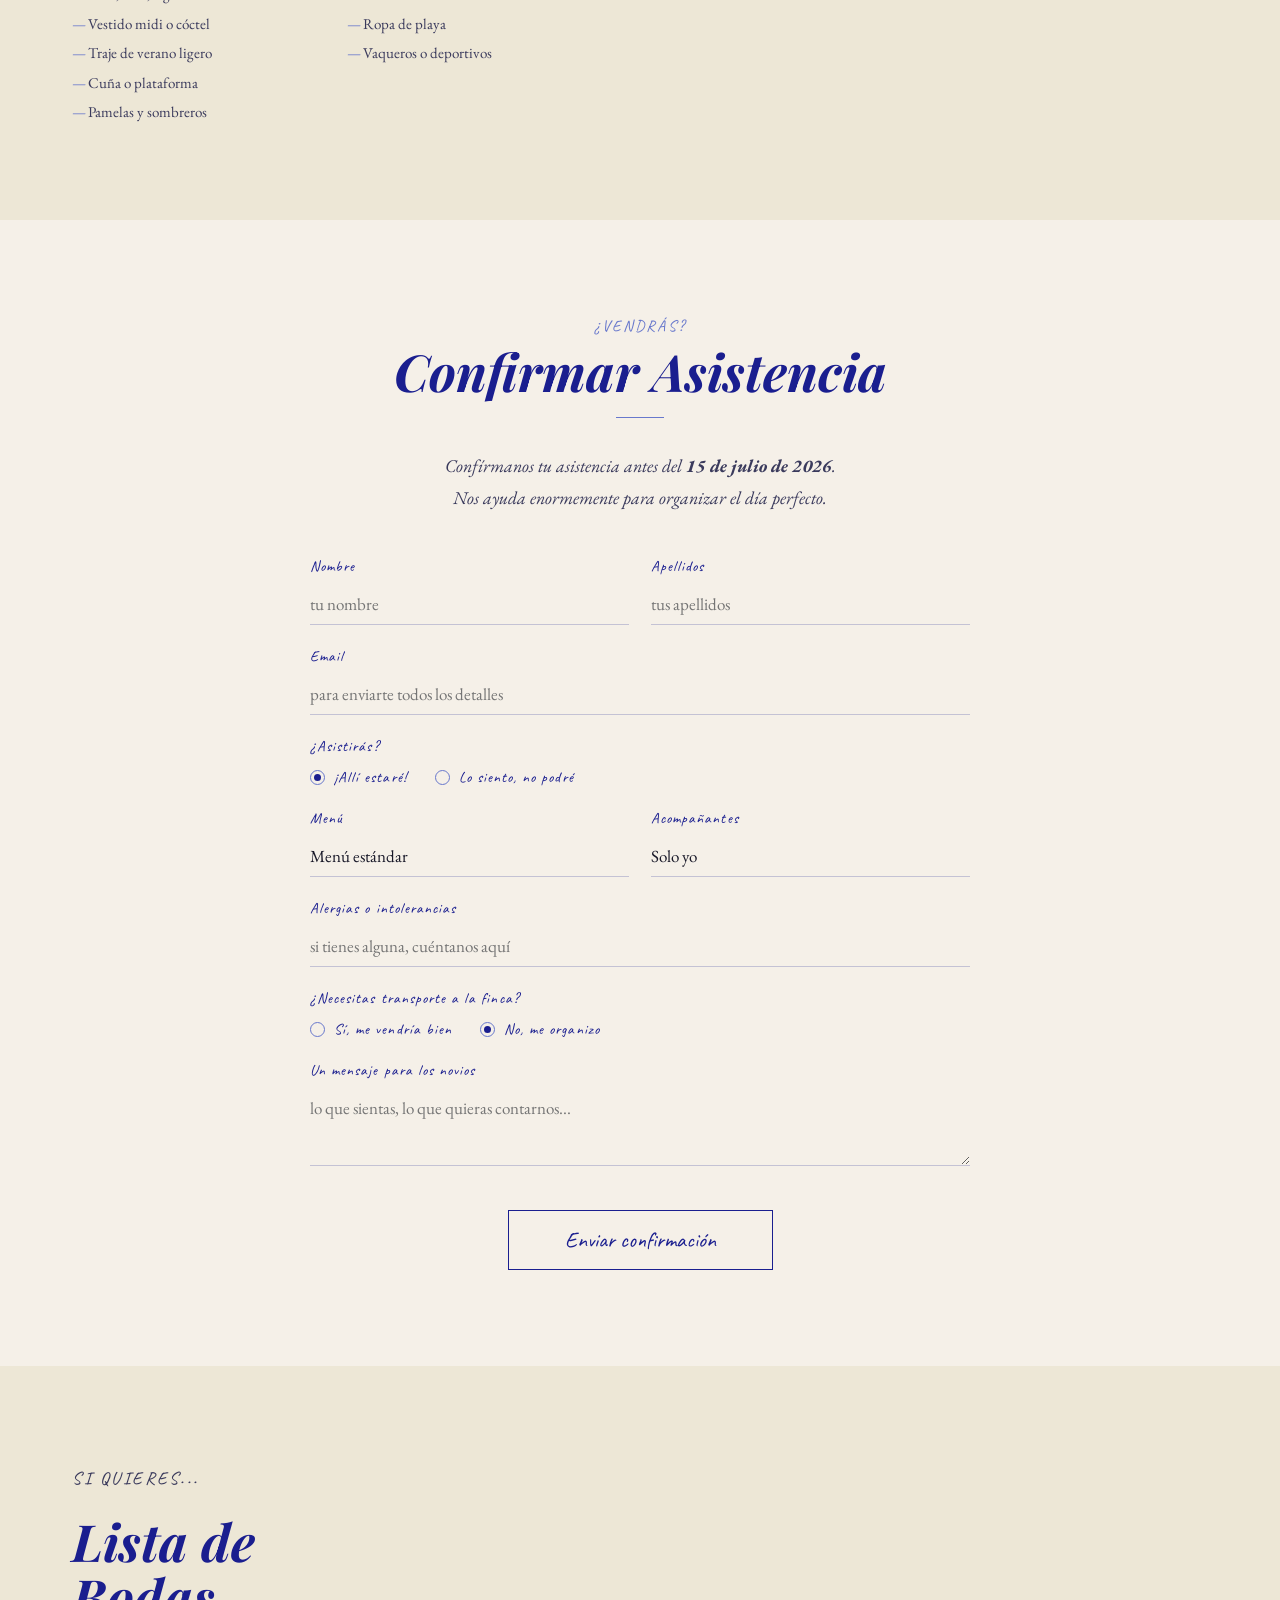
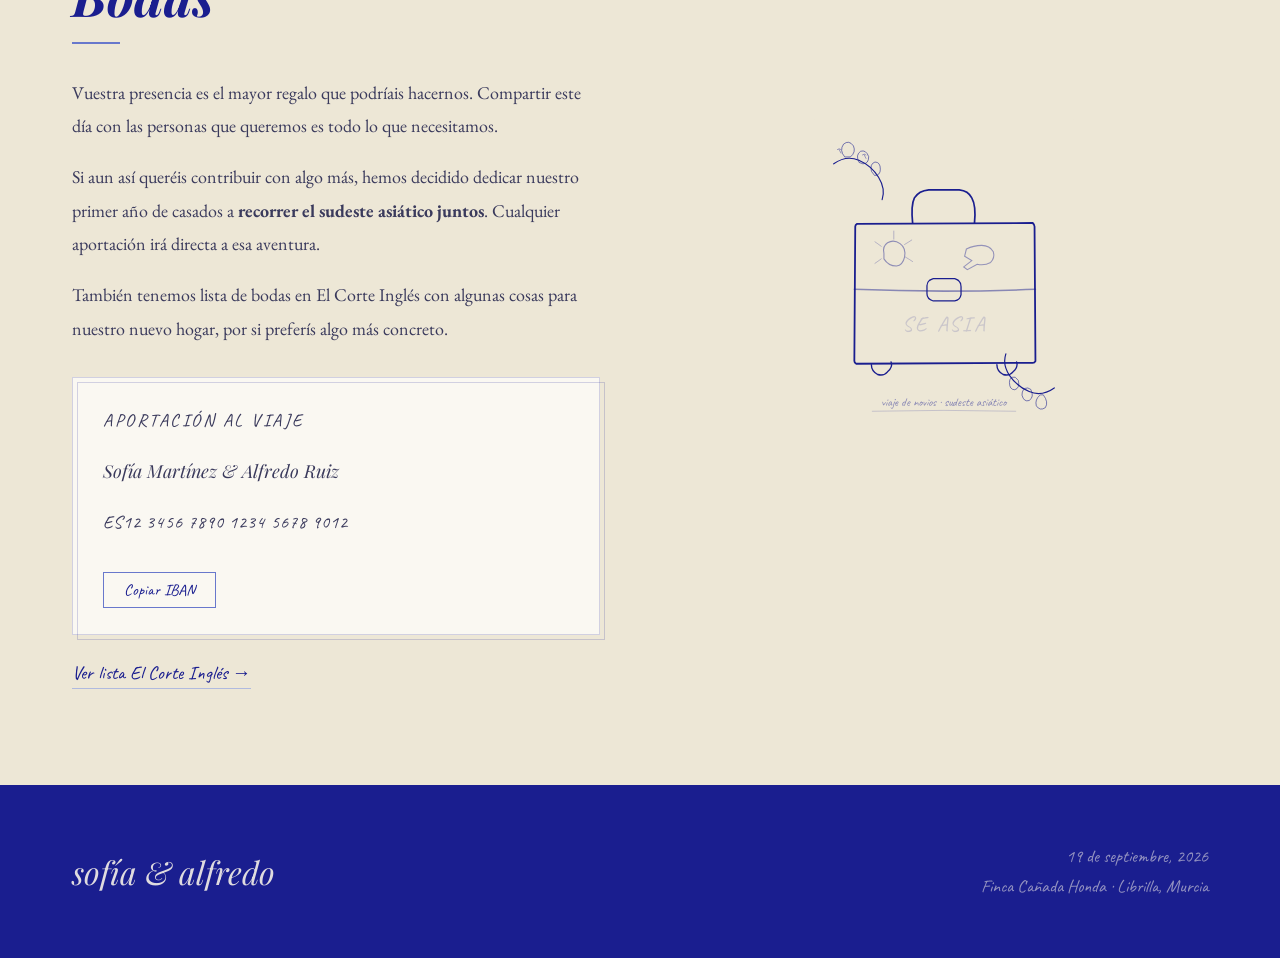
<file: web.html>
<!DOCTYPE html>
<html lang="es">
<head>
<meta charset="UTF-8">
<meta name="viewport" content="width=device-width, initial-scale=1.0">
<title>Sofía & Alfredo · 19 Sep 2026</title>
<link rel="preconnect" href="https://fonts.googleapis.com">
<link href="https://fonts.googleapis.com/css2?family=Playfair+Display:ital,wght@0,400;0,500;1,400;1,500&family=EB+Garamond:ital,wght@0,400;0,500;1,400&family=Caveat:wght@400;500;600&display=swap" rel="stylesheet">
<style>
  :root {
    --ink:       #1a1e8f;
    --ink-mid:   #2c34b0;
    --ink-pale:  #6878cc;
    --ink-ghost: #b0badf;
    --ink-faint: #dde2f4;
    --parch:     #f5f0e8;
    --parch-alt: #ede7d6;
    --parch-mid: #f0ead9;
    --cream:     #faf8f2;
    --text:      #181828;
    --text-mid:  #3a3a5c;
  }
  * { margin:0; padding:0; box-sizing:border-box; }
  html { scroll-behavior:smooth; }
  body {
    background: var(--parch);
    color: var(--text);
    font-family: 'EB Garamond', serif;
    overflow-x: hidden;
  }
  body::before {
    content:''; position:fixed; inset:0; z-index:999; pointer-events:none;
    background-image: url("data:image/svg+xml,%3Csvg viewBox='0 0 200 200' xmlns='http://www.w3.org/2000/svg'%3E%3Cfilter id='n'%3E%3CfeTurbulence type='fractalNoise' baseFrequency='0.9' numOctaves='4' stitchTiles='stitch'/%3E%3C/filter%3E%3Crect width='100%25' height='100%25' filter='url(%23n)' opacity='0.04'/%3E%3C/svg%3E");
    opacity:0.55;
  }

  /* NAV */
  nav {
    position:fixed; top:0; left:0; right:0; z-index:200;
    padding:16px 56px;
    display:flex; justify-content:space-between; align-items:center;
    background:rgba(245,240,232,0.9); backdrop-filter:blur(10px);
    border-bottom:1px solid rgba(26,30,143,0.08);
  }
  .nav-logo {
    font-family:'Playfair Display', serif;
    font-style:italic; font-size:22px; color:var(--ink);
  }
  nav ul { list-style:none; display:flex; gap:36px; }
  nav a {
    font-family:'EB Garamond', serif;
    font-size:13px; letter-spacing:0.18em; text-transform:uppercase;
    color:var(--ink); text-decoration:none; opacity:0.55;
    transition:opacity .2s;
  }
  nav a:hover { opacity:1; }

  /* HERO */
  .hero {
    min-height:100vh; display:grid; grid-template-columns:1fr 1fr;
    padding-top:70px;
  }
  .hero-l {
    display:flex; flex-direction:column; justify-content:center;
    padding:80px 48px 80px 72px;
  }
  .hero-eyebrow {
    font-family:'Caveat', cursive; font-size:19px; color:var(--ink-pale);
    letter-spacing:0.05em; margin-bottom:18px;
    animation:fadeUp .8s ease both;
  }
  .hero-names {
    font-family:'Playfair Display', serif; font-style:italic;
    font-size:clamp(60px, 7vw, 98px); line-height:.93; color:var(--ink);
    animation:fadeUp .8s .1s ease both;
  }
  .hero-amp {
    font-family:'Playfair Display', serif;
    font-size:.56em; color:var(--ink-pale);
    margin:0 8px; font-style:normal; display:inline-block; transform:translateY(-3px);
  }
  .hero-rule {
    display:block; width:68px; height:1px; background:var(--ink-pale);
    margin:28px 0; animation:growLine 1s .28s ease both;
  }
  @keyframes growLine { from{width:0;opacity:0} to{width:68px;opacity:1} }
  .hero-date-row { display:flex; align-items:flex-end; gap:14px; animation:fadeUp .8s .22s ease both; }
  .hero-day { font-family:'Playfair Display', serif; font-size:88px; color:var(--ink); line-height:1; }
  .hero-date-stacked { display:flex; flex-direction:column; gap:3px; }
  .hero-month { font-family:'Caveat', cursive; font-size:32px; color:var(--ink-mid); }
  .hero-year { font-family:'Playfair Display', serif; font-size:24px; color:var(--ink-pale); }
  .hero-place { margin-top:24px; font-family:'Caveat', cursive; font-size:20px; color:var(--text-mid); animation:fadeUp .8s .34s ease both; }
  .hero-sub { margin-top:14px; max-width:360px; font-size:17.5px; font-style:italic; line-height:1.8; color:var(--text-mid); animation:fadeUp .8s .44s ease both; }
  .hero-cta {
    margin-top:44px; display:inline-block;
    border:1.5px solid var(--ink); padding:13px 36px;
    font-family:'Caveat', cursive; font-size:20px; color:var(--ink);
    text-decoration:none; transition:background .3s,color .3s;
    animation:fadeUp .8s .54s ease both;
  }
  .hero-cta:hover { background:var(--ink); color:var(--parch); }
  .hero-r { display:flex; align-items:center; justify-content:center; padding:40px 40px 40px 0; }
  .hero-svg { width:100%; max-width:470px; }

  /* SVG draw-in */
  @keyframes drawIn { from{stroke-dashoffset:2400;opacity:0} to{stroke-dashoffset:0;opacity:1} }
  .sk { stroke-dasharray:2400; animation:drawIn 4s ease forwards; }
  .sk.d1{animation-delay:.2s} .sk.d2{animation-delay:.6s} .sk.d3{animation-delay:1s}
  .sk.d4{animation-delay:1.4s} .sk.d5{animation-delay:1.8s} .sk.d6{animation-delay:2.2s}

  /* SECTIONS */
  section { padding:96px 72px; position:relative; overflow:hidden; }
  section.alt { background:var(--parch-alt); }
  .s-tag { font-family:'Caveat', cursive; font-size:16px; color:var(--ink-pale); letter-spacing:.14em; text-transform:uppercase; margin-bottom:8px; }
  .s-title { font-family:'Playfair Display', serif; font-style:italic; font-size:clamp(34px,4vw,54px); color:var(--ink); line-height:1.08; }
  .s-rule { display:block; width:48px; height:1.5px; background:var(--ink-pale); margin:18px 0 32px; }

  /* FINCA */
  .finca-grid { display:grid; grid-template-columns:1fr 1fr; gap:80px; align-items:start; }
  .finca-text p { font-size:18px; line-height:1.85; color:var(--text-mid); margin-bottom:18px; }
  .timeline { margin-top:36px; }
  .tl { display:grid; grid-template-columns:60px 1fr; gap:18px; padding:16px 0; border-bottom:1px solid rgba(26,30,143,.08); }
  .tl:first-child { border-top:1px solid rgba(26,30,143,.08); }
  .tl-t { font-family:'Caveat', cursive; font-size:22px; color:var(--ink-mid); padding-top:2px; }
  .tl-body h4 { font-family:'Playfair Display', serif; font-style:italic; font-size:18px; color:var(--ink); margin-bottom:3px; }
  .tl-body p { font-size:15px; color:var(--text-mid); line-height:1.5; }
  .addr-card { background:var(--cream); border:1px solid rgba(26,30,143,.14); padding:30px 30px 24px; position:relative; }
  .addr-card::after { content:''; position:absolute; bottom:-6px; right:-6px; width:100%; height:100%; border:1px solid rgba(26,30,143,.18); pointer-events:none; }
  .addr-lbl { font-family:'Caveat', cursive; font-size:14px; color:var(--ink-pale); letter-spacing:.12em; text-transform:uppercase; margin-bottom:12px; }
  .addr-name { font-family:'Playfair Display', serif; font-style:italic; font-size:24px; color:var(--ink); margin-bottom:6px; }
  .addr-sub { font-size:15px; color:var(--text-mid); margin-bottom:22px !important; line-height:1.65; }
  .addr-link { font-family:'Caveat', cursive; font-size:18px; color:var(--ink); text-decoration:none; border-bottom:1px solid var(--ink-ghost); padding-bottom:2px; transition:opacity .2s; }
  .addr-link:hover { opacity:.55; }

  /* HOTELS */
  .hotels { display:grid; grid-template-columns:repeat(3,1fr); gap:26px; margin-top:6px; }
  .hotel { border:1px solid rgba(26,30,143,.12); padding:30px 24px; background:var(--cream); transition:transform .3s,box-shadow .3s; position:relative; overflow:hidden; }
  .hotel::before { content:''; position:absolute; top:0; left:0; right:0; height:2px; background:var(--ink); transform:scaleX(0); transform-origin:left; transition:transform .4s; }
  .hotel:hover { transform:translateY(-4px); box-shadow:0 14px 40px rgba(26,30,143,.08); }
  .hotel:hover::before { transform:scaleX(1); }
  .hotel-km { font-family:'Caveat', cursive; font-size:14px; color:var(--ink-pale); letter-spacing:.1em; text-transform:uppercase; margin-bottom:9px; }
  .hotel-name { font-family:'Playfair Display', serif; font-style:italic; font-size:21px; color:var(--ink); margin-bottom:13px; }
  .hotel-desc { font-size:15px; line-height:1.75; color:var(--text-mid); margin-bottom:20px; }
  .hotel-lnk { font-family:'Caveat', cursive; font-size:17px; color:var(--ink); text-decoration:none; border-bottom:1px solid var(--ink-ghost); padding-bottom:2px; transition:opacity .2s; }
  .hotel-lnk:hover { opacity:.55; }
  .hotels-note { margin-top:26px; font-size:15px; font-style:italic; color:var(--text-mid); }

  /* DRESS CODE */
  .dc-grid { display:grid; grid-template-columns:1fr 1fr; gap:80px; align-items:center; }
  .dc-text p { font-size:18px; line-height:1.85; color:var(--text-mid); margin-bottom:18px; }
  .palette { display:flex; gap:14px; margin-top:26px; flex-wrap:wrap; }
  .sw-w { display:flex; flex-direction:column; align-items:center; gap:7px; }
  .sw { width:48px; height:48px; border-radius:50%; border:1px solid rgba(26,30,143,.14); box-shadow:0 2px 6px rgba(0,0,0,.05); }
  .sw-l { font-family:'Caveat', cursive; font-size:12px; color:var(--text-mid); text-align:center; }
  .dd { margin-top:34px; display:grid; grid-template-columns:1fr 1fr; gap:22px; }
  .dd-col h4 { font-family:'Caveat', cursive; font-size:18px; color:var(--ink); margin-bottom:10px; }
  .dd-col ul { list-style:none; display:flex; flex-direction:column; gap:7px; }
  .dd-col li { font-size:15px; color:var(--text-mid); line-height:1.5; padding-left:16px; position:relative; }
  .dd-col li::before { content:'—'; position:absolute; left:0; color:var(--ink-pale); }

  /* FORM */
  .form-wrap { max-width:660px; margin:0 auto; text-align:center; }
  .form-intro { font-size:18px; font-style:italic; color:var(--text-mid); margin-bottom:44px; line-height:1.75; }
  .form-grid { display:grid; grid-template-columns:1fr 1fr; gap:22px; text-align:left; }
  .fg { display:flex; flex-direction:column; gap:8px; }
  .fg.full { grid-column:1/-1; }
  .fg label { font-family:'Caveat', cursive; font-size:15px; color:var(--ink); letter-spacing:.07em; }
  .fg input,.fg select,.fg textarea { background:transparent; border:none; border-bottom:1px solid rgba(26,30,143,.22); padding:9px 0; font-family:'EB Garamond',serif; font-size:17px; color:var(--text); outline:none; transition:border-color .3s; width:100%; }
  .fg input:focus,.fg select:focus,.fg textarea:focus { border-color:var(--ink); }
  .fg textarea { resize:vertical; min-height:78px; }
  .fg select { appearance:none; cursor:pointer; }
  .r-row { display:flex; gap:28px; margin-top:4px; flex-wrap:wrap; }
  .r-opt { display:flex; align-items:center; gap:9px; cursor:pointer; font-size:16px; color:var(--text-mid); }
  .r-opt input[type="radio"] { width:15px; height:15px; appearance:none; cursor:pointer; border:1px solid var(--ink-pale); border-radius:50%; position:relative; flex-shrink:0; padding:0; border-bottom:1px solid var(--ink-pale); }
  .r-opt input[type="radio"]:checked::after { content:''; position:absolute; inset:3px; background:var(--ink); border-radius:50%; }
  .form-btn { margin-top:44px; background:transparent; border:1.5px solid var(--ink); padding:15px 56px; font-family:'Caveat',cursive; font-size:22px; color:var(--ink); cursor:pointer; position:relative; overflow:hidden; transition:color .3s,transform .2s; }
  .form-btn::before { content:''; position:absolute; inset:0; background:var(--ink); transform:translateX(-101%); transition:transform .3s ease; z-index:0; }
  .form-btn:hover::before { transform:translateX(0); }
  .form-btn:hover { color:var(--parch); transform:translateY(-2px); }
  .form-btn span { position:relative; z-index:1; }
  .exito { display:none; padding:48px; }
  .exito.show { display:block; }
  .exito-titulo { font-family:'Playfair Display',serif; font-style:italic; font-size:38px; color:var(--ink); margin-bottom:14px; }
  .exito p { font-size:18px; font-style:italic; color:var(--text-mid); }

  /* REGALO */
  .regalo-grid { display:grid; grid-template-columns:1fr 1fr; gap:80px; align-items:center; }
  .regalo-text p { font-size:18px; line-height:1.85; color:var(--text-mid); margin-bottom:18px; }
  .iban-box { margin-top:32px; border:1px solid rgba(26,30,143,.18); padding:26px 30px; background:var(--cream); position:relative; }
  .iban-box::after { content:''; position:absolute; bottom:-6px; right:-6px; width:100%; height:100%; border:1px solid rgba(26,30,143,.18); pointer-events:none; }
  .iban-lbl { font-family:'Caveat',cursive; font-size:13px; color:var(--ink-pale); letter-spacing:.14em; text-transform:uppercase; margin-bottom:9px; }
  .iban-nombre { font-family:'Playfair Display',serif; font-style:italic; font-size:21px; color:var(--ink); margin-bottom:5px; }
  .iban-num { font-family:'Caveat',cursive; font-size:20px; color:var(--text); letter-spacing:.06em; }
  .copy-btn { margin-top:14px; background:none; border:1px solid var(--ink-pale); padding:7px 20px; font-family:'Caveat',cursive; font-size:16px; color:var(--ink); cursor:pointer; transition:all .25s; }
  .copy-btn:hover { background:var(--ink); color:var(--parch); border-color:var(--ink); }
  .list-lnk { display:inline-block; margin-top:26px; font-family:'Caveat',cursive; font-size:19px; color:var(--ink); text-decoration:none; border-bottom:1px solid var(--ink-ghost); padding-bottom:3px; transition:opacity .2s; }
  .list-lnk:hover { opacity:.55; }

  /* FOOTER */
  footer { background:var(--ink); padding:56px 72px; display:flex; justify-content:space-between; align-items:center; }
  .ft-name { font-family:'Playfair Display',serif; font-style:italic; font-size:32px; color:var(--parch); opacity:.9; }
  .ft-info { text-align:right; font-family:'Caveat',cursive; font-size:18px; color:var(--parch); opacity:.55; line-height:1.7; }

  @keyframes fadeUp { from{opacity:0;transform:translateY(16px)} to{opacity:1;transform:none} }
  .reveal { opacity:0; transform:translateY(20px); transition:opacity .8s ease,transform .8s ease; }
  .reveal.vis { opacity:1; transform:none; }

  @media (max-width:900px) {
    nav { padding:12px 20px; }
    nav ul { gap:16px; }
    .hero { grid-template-columns:1fr; }
    .hero-r { display:none; }
    .hero-l { padding:70px 24px 60px; }
    section { padding:72px 24px; }
    .finca-grid,.dc-grid,.regalo-grid { grid-template-columns:1fr; gap:44px; }
    .hotels { grid-template-columns:1fr; }
    .form-grid { grid-template-columns:1fr; }
    footer { flex-direction:column; gap:16px; text-align:center; }
    .ft-info { text-align:center; }
  }
</style>
</head>
<body>

<nav>
  <div class="nav-logo">sofía & alfredo</div>
  <ul>
    <li><a href="#finca">La Finca</a></li>
    <li><a href="#alojamiento">Alojamiento</a></li>
    <li><a href="#vestimenta">Vestimenta</a></li>
    <li><a href="#confirmacion">Confirmación</a></li>
    <li><a href="#regalo">Regalo</a></li>
  </ul>
</nav>

<!-- ══ HERO ══ -->
<section class="hero" id="inicio">
  <div class="hero-l">
    <p class="hero-eyebrow">os invitamos a nuestra boda</p>
    <h1 class="hero-names">sofía<span class="hero-amp">&</span>alfredo</h1>
    <span class="hero-rule"></span>
    <div class="hero-date-row">
      <span class="hero-day">19</span>
      <div class="hero-date-stacked">
        <span class="hero-month">septiembre</span>
        <span class="hero-year">2026</span>
      </div>
    </div>
    <p class="hero-place">Finca Cañada Honda · Librilla, Murcia</p>
    <p class="hero-sub">Entre olivos centenarios y cielo murciano,<br>bajo la luz dorada del atardecer.</p>
    <a href="#confirmacion" class="hero-cta">Confirmar asistencia</a>
  </div>
  <div class="hero-r">
    <svg class="hero-svg" viewBox="0 0 480 560" fill="none" xmlns="http://www.w3.org/2000/svg">
      <rect width="480" height="560" fill="#f5f0e8"/>

      <!-- Sketchy hills (back) -->
      <path class="sk d1" d="M-2 392 Q28 358 62 370 Q92 382 122 360 Q154 336 186 350 Q216 364 248 342 Q280 318 312 338 Q344 358 374 332 Q406 306 438 326 Q462 340 482 330 L482 422 L-2 422Z" stroke="#1a1e8f" stroke-width="1.3" stroke-linecap="round" opacity="0.17"/>
      <path class="sk d1" d="M-2 410 Q38 390 78 402 Q120 414 164 398 Q208 382 252 396 Q296 410 342 392 Q384 376 428 392 Q454 400 482 390 L482 422 L-2 422Z" stroke="#1a1e8f" stroke-width="1" stroke-linecap="round" opacity="0.11"/>

      <!-- Ground -->
      <path class="sk d1" d="M2 422 Q60 420 120 423 Q182 426 242 422 Q302 418 362 424 Q422 430 478 421" stroke="#1a1e8f" stroke-width="2" stroke-linecap="round"/>

      <!-- House walls (wobbly) -->
      <path class="sk d2" d="M108 268 Q109 265 110 264 L350 263 Q351 265 351 267 L352 420 Q350 421 349 421 L109 422 Q107 421 107 420 Z" stroke="#1a1e8f" stroke-width="2.2" stroke-linecap="round" stroke-linejoin="round"/>

      <!-- Roof -->
      <path class="sk d2" d="M95 266 Q128 246 162 226 Q194 208 228 193 Q231 192 233 194 Q268 210 300 228 Q332 246 365 266" stroke="#1a1e8f" stroke-width="2.2" stroke-linecap="round" stroke-linejoin="round"/>
      <!-- Roof edge shadow line -->
      <path d="M102 271 Q162 253 230 198 Q296 252 358 271" stroke="#1a1e8f" stroke-width="1" stroke-linecap="round" opacity="0.28"/>

      <!-- Chimney -->
      <path class="sk d3" d="M275 222 Q275 220 276 219 L299 218 Q300 220 300 222 L300 258 Q299 259 297 259 L275 259 Q273 258 274 257 Z" stroke="#1a1e8f" stroke-width="1.8" stroke-linecap="round" stroke-linejoin="round"/>
      <!-- Smoke wisps -->
      <path d="M284 218 Q280 206 285 196 Q290 186 283 176 Q277 167 281 158" stroke="#1a1e8f" stroke-width="1.2" stroke-linecap="round" opacity="0.32"/>

      <!-- Arched window left -->
      <path class="sk d3" d="M133 299 Q133 297 135 296 L178 295 Q180 297 180 300 L180 353 Q178 368 156 369 Q133 367 132 353 Z" stroke="#1a1e8f" stroke-width="1.8" stroke-linecap="round" stroke-linejoin="round"/>
      <path d="M156 296 Q156 330 155 369" stroke="#1a1e8f" stroke-width="1" stroke-linecap="round" opacity="0.42"/>
      <path d="M133 332 Q155 336 180 332" stroke="#1a1e8f" stroke-width="1" stroke-linecap="round" opacity="0.33"/>
      <!-- Shutter suggestion -->
      <path d="M132 300 Q126 305 125 336 Q125 350 130 354" stroke="#1a1e8f" stroke-width="1.1" stroke-linecap="round" opacity="0.22"/>
      <path d="M180 300 Q186 305 187 336 Q187 350 182 354" stroke="#1a1e8f" stroke-width="1.1" stroke-linecap="round" opacity="0.22"/>

      <!-- Square window right -->
      <path class="sk d3" d="M262 295 Q264 294 265 294 L318 293 Q319 295 319 297 L319 347 Q318 348 317 348 L263 349 Q261 348 261 346 Z" stroke="#1a1e8f" stroke-width="1.8" stroke-linecap="round" stroke-linejoin="round"/>
      <path d="M290 294 Q290 320 290 348" stroke="#1a1e8f" stroke-width="1" stroke-linecap="round" opacity="0.4"/>
      <path d="M262 320 Q288 323 319 320" stroke="#1a1e8f" stroke-width="1" stroke-linecap="round" opacity="0.4"/>

      <!-- Door arched -->
      <path class="sk d4" d="M199 421 Q198 356 200 344 Q207 321 229 320 Q251 320 258 344 Q260 355 259 421" stroke="#1a1e8f" stroke-width="1.8" stroke-linecap="round"/>
      <path d="M199 382 Q228 385 259 382" stroke="#1a1e8f" stroke-width="1" stroke-linecap="round" opacity="0.28"/>
      <path d="M199 360 Q228 362 259 360" stroke="#1a1e8f" stroke-width="1" stroke-linecap="round" opacity="0.2"/>
      <!-- door knob -->
      <path d="M253 390 Q255 390 256 392 Q256 395 253 395" stroke="#1a1e8f" stroke-width="1.5" stroke-linecap="round"/>

      <!-- OLIVE TREE LEFT — sketchy organic trunk -->
      <path class="sk d3" d="M55 422 Q54 400 55 378 Q55 356 53 336 Q52 318 55 298 Q56 283 56 272" stroke="#1a1e8f" stroke-width="3" stroke-linecap="round"/>
      <!-- Branches -->
      <path class="sk d3" d="M55 338 Q46 323 38 308 Q32 296 28 283" stroke="#1a1e8f" stroke-width="2.2" stroke-linecap="round"/>
      <path class="sk d3" d="M55 316 Q64 303 72 292 Q78 282 80 273" stroke="#1a1e8f" stroke-width="2" stroke-linecap="round"/>
      <!-- Canopy (wobbly irregular blobs) -->
      <path class="sk d4" d="M56 253 Q40 248 29 257 Q16 267 18 280 Q20 294 33 300 Q47 305 61 298 Q76 290 77 276 Q79 260 66 253 Q62 250 56 253Z" stroke="#1a1e8f" stroke-width="1.6" stroke-linecap="round"/>
      <path class="sk d4" d="M26 270 Q14 265 8 276 Q4 287 11 296 Q19 305 30 301 Q40 296 40 283Z" stroke="#1a1e8f" stroke-width="1.4" stroke-linecap="round"/>
      <path class="sk d4" d="M72 265 Q62 256 55 265 Q49 274 56 284 Q64 293 77 287 Q85 279 78 267Z" stroke="#1a1e8f" stroke-width="1.4" stroke-linecap="round"/>
      <!-- Leaf dashes inside -->
      <path d="M29 268 Q34 264 41 268" stroke="#1a1e8f" stroke-width="1" stroke-linecap="round" opacity="0.3"/>
      <path d="M46 260 Q51 256 57 262" stroke="#1a1e8f" stroke-width="1" stroke-linecap="round" opacity="0.28"/>
      <path d="M58 272 Q64 268 70 274" stroke="#1a1e8f" stroke-width="1" stroke-linecap="round" opacity="0.28"/>
      <path d="M22 280 Q27 276 32 281" stroke="#1a1e8f" stroke-width="1" stroke-linecap="round" opacity="0.22"/>
      <path d="M40 278 Q46 274 52 279" stroke="#1a1e8f" stroke-width="1" stroke-linecap="round" opacity="0.22"/>
      <!-- Olive berries -->
      <path d="M35 272 L35 268 M33 268 Q35 266 37 268" stroke="#1a1e8f" stroke-width="1.3" stroke-linecap="round" opacity="0.55"/>
      <path d="M63 266 L63 262 M61 262 Q63 260 65 262" stroke="#1a1e8f" stroke-width="1.3" stroke-linecap="round" opacity="0.55"/>
      <path d="M50 280 L50 276 M48 276 Q50 274 52 276" stroke="#1a1e8f" stroke-width="1.2" stroke-linecap="round" opacity="0.45"/>

      <!-- OLIVE TREE RIGHT -->
      <path class="sk d3" d="M416 422 Q417 400 416 377 Q417 354 416 332 Q415 312 417 295 Q418 282 418 270" stroke="#1a1e8f" stroke-width="3" stroke-linecap="round"/>
      <path class="sk d3" d="M417 336 Q425 318 432 306 Q440 294 447 281" stroke="#1a1e8f" stroke-width="2.2" stroke-linecap="round"/>
      <path class="sk d3" d="M417 314 Q407 302 399 290 Q393 280 391 271" stroke="#1a1e8f" stroke-width="2" stroke-linecap="round"/>
      <path class="sk d4" d="M417 250 Q401 244 390 254 Q379 264 381 278 Q383 292 396 299 Q409 304 423 297 Q435 288 435 273 Q435 256 421 249Z" stroke="#1a1e8f" stroke-width="1.6" stroke-linecap="round"/>
      <path class="sk d4" d="M435 266 Q445 260 451 271 Q457 282 450 291 Q442 299 432 295Z" stroke="#1a1e8f" stroke-width="1.4" stroke-linecap="round"/>
      <path class="sk d4" d="M384 268 Q373 262 367 273 Q363 284 372 292 Q381 299 393 294Z" stroke="#1a1e8f" stroke-width="1.4" stroke-linecap="round"/>
      <path d="M393 266 Q399 262 406 267" stroke="#1a1e8f" stroke-width="1" stroke-linecap="round" opacity="0.28"/>
      <path d="M410 258 Q416 254 422 259" stroke="#1a1e8f" stroke-width="1" stroke-linecap="round" opacity="0.28"/>
      <path d="M421 272 Q427 268 433 273" stroke="#1a1e8f" stroke-width="1" stroke-linecap="round" opacity="0.28"/>
      <path d="M400 280 L400 276 M398 276 Q400 274 402 276" stroke="#1a1e8f" stroke-width="1.3" stroke-linecap="round" opacity="0.55"/>
      <path d="M425 267 L425 263 M423 263 Q425 261 427 263" stroke="#1a1e8f" stroke-width="1.3" stroke-linecap="round" opacity="0.55"/>

      <!-- CYPRESS trees far right -->
      <path class="sk d5" d="M459 422 Q459 400 461 376 Q462 352 461 330 Q460 310 462 298" stroke="#1a1e8f" stroke-width="2" stroke-linecap="round"/>
      <path d="M462 298 Q452 293 447 306 Q442 320 449 333 Q457 348 461 358 Q463 348 467 333 Q471 318 466 304 Q462 292 462 298Z" stroke="#1a1e8f" stroke-width="1.5" fill="none" stroke-linecap="round"/>
      <path class="sk d5" d="M473 422 Q474 400 474 378 Q475 357 475 340" stroke="#1a1e8f" stroke-width="1.7" stroke-linecap="round" opacity="0.6"/>
      <path d="M475 340 Q467 335 464 347 Q461 360 466 371 Q471 380 475 385 Q476 378 479 366 Q482 351 478 340 Q476 333 475 340Z" stroke="#1a1e8f" stroke-width="1.3" fill="none" stroke-linecap="round" opacity="0.6"/>

      <!-- Sun (sketchy wobbly circle + rays) -->
      <path class="sk d1" d="M350 68 Q360 53 376 55 Q393 58 398 74 Q402 90 391 102 Q379 114 363 109 Q346 104 342 89 Q338 74 350 68Z" stroke="#1a1e8f" stroke-width="1.5" stroke-linecap="round" opacity="0.33"/>
      <path d="M368 50 Q368 44 369 39" stroke="#1a1e8f" stroke-width="1.3" stroke-linecap="round" opacity="0.28"/>
      <path d="M388 58 Q393 52 397 48" stroke="#1a1e8f" stroke-width="1.3" stroke-linecap="round" opacity="0.28"/>
      <path d="M400 79 Q406 78 410 78" stroke="#1a1e8f" stroke-width="1.3" stroke-linecap="round" opacity="0.28"/>
      <path d="M395 102 Q399 106 402 109" stroke="#1a1e8f" stroke-width="1.3" stroke-linecap="round" opacity="0.28"/>
      <path d="M346 58 Q342 53 339 50" stroke="#1a1e8f" stroke-width="1.3" stroke-linecap="round" opacity="0.28"/>
      <path d="M336 80 Q330 79 326 79" stroke="#1a1e8f" stroke-width="1.3" stroke-linecap="round" opacity="0.28"/>

      <!-- Flower pot at door -->
      <path class="sk d5" d="M184 421 Q183 414 187 409 L197 409 Q198 414 197 421" stroke="#1a1e8f" stroke-width="1.5" stroke-linecap="round"/>
      <path d="M183 413 Q190 415 198 413" stroke="#1a1e8f" stroke-width="1" stroke-linecap="round" opacity="0.45"/>
      <path d="M191 409 Q190 399 191 389" stroke="#1a1e8f" stroke-width="1.5" stroke-linecap="round"/>
      <path d="M191 401 Q184 394 180 385" stroke="#1a1e8f" stroke-width="1.3" stroke-linecap="round"/>
      <path d="M191 396 Q197 390 200 382" stroke="#1a1e8f" stroke-width="1.3" stroke-linecap="round"/>
      <path d="M187 387 Q183 383 187 379 Q192 375 196 379 Q200 383 196 387Z" stroke="#1a1e8f" stroke-width="1.2" stroke-linecap="round" opacity="0.65"/>
      <path d="M178 383 Q175 379 178 376 Q181 373 184 377Z" stroke="#1a1e8f" stroke-width="1.2" stroke-linecap="round" opacity="0.6"/>
      <path d="M199 380 Q197 376 200 374 Q203 372 205 376Z" stroke="#1a1e8f" stroke-width="1.2" stroke-linecap="round" opacity="0.55"/>

      <!-- Swallows -->
      <path class="sk d6" d="M140 156 Q146 149 150 153 Q153 157 158 150 Q162 145 167 152" stroke="#1a1e8f" stroke-width="1.4" fill="none" stroke-linecap="round" opacity="0.48"/>
      <path class="sk d6" d="M202 131 Q207 124 210 128 Q213 132 217 126 Q220 121 225 127" stroke="#1a1e8f" stroke-width="1.3" fill="none" stroke-linecap="round" opacity="0.42"/>
      <path class="sk d6" d="M274 143 Q278 138 281 141 Q283 145 286 139 Q289 135 293 140" stroke="#1a1e8f" stroke-width="1.2" fill="none" stroke-linecap="round" opacity="0.38"/>

      <!-- Handwritten label -->
      <text x="240" y="486" font-family="Caveat, cursive" font-size="17" fill="#1a1e8f" text-anchor="middle" opacity="0.52">Cañada Honda · Librilla</text>
      <path d="M153 492 Q240 490 327 492" stroke="#1a1e8f" stroke-width="0.8" stroke-linecap="round" opacity="0.28"/>
      <text x="240" y="516" font-family="'EB Garamond', serif" font-style="italic" font-size="13" fill="#1a1e8f" text-anchor="middle" opacity="0.28" letter-spacing="3">Murcia · España</text>
    </svg>
  </div>
</section>

<!-- ══ FINCA ══ -->
<section id="finca" class="alt">
  <div class="finca-grid">
    <div class="finca-text reveal">
      <p class="s-tag">el lugar</p>
      <h2 class="s-title">Finca Cañada Honda</h2>
      <span class="s-rule"></span>
      <p>Enclavada en el paraje natural de Librilla, en el corazón de la huerta murciana, la Finca Cañada Honda guarda entre sus muros de piedra siglos de sol mediterráneo.</p>
      <p>La jornada comienza con la ceremonia en el jardín exterior, rodeados de olivos centenarios, y concluye bien entrada la noche bajo las estrellas del campo murciano.</p>
      <div class="timeline">
        <div class="tl"><span class="tl-t">18:00</span><div class="tl-body"><h4>Ceremonia civil</h4><p>Jardín de los olivos · al aire libre</p></div></div>
        <div class="tl"><span class="tl-t">19:30</span><div class="tl-body"><h4>Cóctel de bienvenida</h4><p>Terraza sur con vistas al campo</p></div></div>
        <div class="tl"><span class="tl-t">21:30</span><div class="tl-body"><h4>Cena & baile</h4><p>Gran salón de piedra y terraza</p></div></div>
        <div class="tl"><span class="tl-t">02:00</span><div class="tl-body"><h4>Afterparty</h4><p>Patio interior · música hasta el amanecer</p></div></div>
      </div>
    </div>
    <div class="reveal" style="transition-delay:.18s">
      <div class="addr-card">
        <p class="addr-lbl">Cómo llegar</p>
        <p class="addr-name">Finca Cañada Honda</p>
        <p class="addr-sub">Paraje Cañada Honda, s/n · Librilla (Murcia)<br>A 25 min de Murcia capital · A 45 min del Aeropuerto RMU</p>
        <a href="https://maps.google.com/?q=Librilla+Murcia" class="addr-link" target="_blank">Ver en Google Maps →</a>
      </div>
      <!-- Small landscape sketch -->
      <div style="display:flex;justify-content:center;margin-top:36px;">
        <svg viewBox="0 0 300 162" fill="none" xmlns="http://www.w3.org/2000/svg" style="width:100%;max-width:280px;">
          <rect width="300" height="162" fill="#ede7d6" rx="1"/>
          <!-- hills -->
          <path d="M0 108 Q50 88 100 100 Q150 112 200 92 Q250 72 300 86 L300 162 L0 162Z" stroke="#1a1e8f" stroke-width="1.2" fill="none" opacity="0.2"/>
          <!-- field rows -->
          <path d="M8 130 Q76 118 144 130 Q212 142 280 126" stroke="#1a1e8f" stroke-width="1" fill="none" opacity="0.22" stroke-linecap="round"/>
          <path d="M4 145 Q72 133 142 145 Q212 157 278 142" stroke="#1a1e8f" stroke-width="1" fill="none" opacity="0.15" stroke-linecap="round"/>
          <!-- olive tree left -->
          <path d="M70 148 Q70 130 70 116 Q70 104 70 92" stroke="#1a1e8f" stroke-width="2.2" stroke-linecap="round"/>
          <path d="M70 116 Q62 106 56 96" stroke="#1a1e8f" stroke-width="1.8" stroke-linecap="round"/>
          <path d="M70 106 Q78 98 82 90" stroke="#1a1e8f" stroke-width="1.6" stroke-linecap="round"/>
          <path d="M70 76 Q57 70 50 80 Q44 90 50 100 Q59 108 70 104 Q82 98 84 86 Q84 74 70 76Z" stroke="#1a1e8f" stroke-width="1.4" fill="none" stroke-linecap="round"/>
          <!-- olive tree right -->
          <path d="M220 148 Q221 130 220 115 Q220 102 221 90" stroke="#1a1e8f" stroke-width="2.2" stroke-linecap="round"/>
          <path d="M220 116 Q228 106 234 96" stroke="#1a1e8f" stroke-width="1.8" stroke-linecap="round"/>
          <path d="M220 104 Q212 96 208 88" stroke="#1a1e8f" stroke-width="1.6" stroke-linecap="round"/>
          <path d="M220 74 Q207 68 200 78 Q194 88 200 98 Q209 106 220 103 Q232 97 234 85 Q234 72 220 74Z" stroke="#1a1e8f" stroke-width="1.4" fill="none" stroke-linecap="round"/>
          <!-- sun -->
          <path d="M154 28 Q161 19 170 21 Q179 23 181 34 Q183 45 176 52 Q168 59 159 55 Q150 51 150 40 Q150 31 154 28Z" stroke="#1a1e8f" stroke-width="1.2" fill="none" opacity="0.3"/>
          <!-- birds -->
          <path d="M104 36 Q108 31 111 35 Q114 39 118 34" stroke="#1a1e8f" stroke-width="1.1" fill="none" stroke-linecap="round" opacity="0.38"/>
          <path d="M126 27 Q129 22 132 26 Q134 30 138 25" stroke="#1a1e8f" stroke-width="1.1" fill="none" stroke-linecap="round" opacity="0.38"/>
          <text x="150" y="155" font-family="Caveat, cursive" font-size="12" fill="#1a1e8f" text-anchor="middle" opacity="0.45">huerta murciana</text>
        </svg>
      </div>
    </div>
  </div>
</section>

<!-- ══ ALOJAMIENTO ══ -->
<section id="alojamiento">
  <p class="s-tag reveal">descansar</p>
  <h2 class="s-title reveal">Alojamiento</h2>
  <span class="s-rule reveal"></span>
  <div class="hotels">
    <div class="hotel reveal"><p class="hotel-km">~5 min · coche</p><h3 class="hotel-name">Hotel Rural La Peña</h3><p class="hotel-desc">Hotel rural entre olivos con piscina y ambiente sereno. Tarifas especiales negociadas para los invitados. Desayuno regional incluido.</p><a href="#" class="hotel-lnk">Ver hotel →</a></div>
    <div class="hotel reveal" style="transition-delay:.15s"><p class="hotel-km">~15 min · coche</p><h3 class="hotel-name">Hotel Nelva Murcia</h3><p class="hotel-desc">Hotel moderno a las afueras de Murcia capital. Gran aparcamiento y posibilidad de lanzadera a la finca para el bloque reservado.</p><a href="#" class="hotel-lnk">Ver hotel →</a></div>
    <div class="hotel reveal" style="transition-delay:.3s"><p class="hotel-km">~25 min · coche</p><h3 class="hotel-name">NH Collection Murcia</h3><p class="hotel-desc">En pleno centro histórico de Murcia, junto a la catedral. Ideal para quienes quieran aprovechar el viaje para visitar la ciudad.</p><a href="#" class="hotel-lnk">Ver hotel →</a></div>
  </div>
  <p class="hotels-note reveal">Para información sobre tarifas especiales escríbenos a <strong style="font-style:normal">hola@sofiayalfredo.es</strong></p>
</section>

<!-- ══ VESTIMENTA ══ -->
<section id="vestimenta" class="alt">
  <div class="dc-grid">
    <div class="dc-text reveal">
      <p class="s-tag">cómo venir</p>
      <h2 class="s-title">Código de<br>Vestimenta</h2>
      <span class="s-rule"></span>
      <p>Celebramos al aire libre en septiembre bajo el sol murciano. Queremos un ambiente elegante y festivo: <strong>etiqueta garden mediterránea</strong>.</p>
      <p>Tejidos ligeros y naturales, colores cálidos de la tierra. Para quienes lleven tacón, cuña o plataforma para caminar cómodo por el jardín.</p>
      <div class="palette">
        <div class="sw-w"><div class="sw" style="background:#d4c5a9"></div><span class="sw-l">Arena</span></div>
        <div class="sw-w"><div class="sw" style="background:#e8c8a0"></div><span class="sw-l">Trigo</span></div>
        <div class="sw-w"><div class="sw" style="background:#c8d4b8"></div><span class="sw-l">Salvia</span></div>
        <div class="sw-w"><div class="sw" style="background:#b8c8d8"></div><span class="sw-l">Cielo</span></div>
        <div class="sw-w"><div class="sw" style="background:#d8c0b8"></div><span class="sw-l">Terracota</span></div>
        <div class="sw-w"><div class="sw" style="background:#d8c8e4"></div><span class="sw-l">Lavanda</span></div>
        <div class="sw-w"><div class="sw" style="background:#f0e4c0"></div><span class="sw-l">Crema</span></div>
      </div>
      <div class="dd">
        <div class="dd-col"><h4>✓ Sí</h4><ul><li>Colores tierra y pastel</li><li>Lino, seda, algodón</li><li>Vestido midi o cóctel</li><li>Traje de verano ligero</li><li>Cuña o plataforma</li><li>Pamelas y sombreros</li></ul></div>
        <div class="dd-col"><h4>✗ No</h4><ul><li>Negro (de los novios)</li><li>Blanco o marfil</li><li>Ropa de playa</li><li>Vaqueros o deportivos</li></ul></div>
      </div>
    </div>
    <!-- Sketchy couple -->
    <div style="display:flex;justify-content:center;align-items:center;" class="reveal" style="transition-delay:.2s">
      <svg viewBox="0 0 290 420" fill="none" xmlns="http://www.w3.org/2000/svg" style="max-width:250px;width:100%">
        <rect width="290" height="420" fill="#ede7d6" rx="1"/>
        <!-- Figure 1: Bride -->
        <!-- head -->
        <path d="M84 65 Q74 62 68 71 Q62 82 65 95 Q68 108 79 114 Q92 119 103 112 Q115 103 114 89 Q113 74 103 66 Q94 60 84 65Z" stroke="#1a1e8f" stroke-width="1.7" fill="none" stroke-linecap="round"/>
        <!-- hair wavy -->
        <path d="M66 80 Q64 65 73 56 Q85 46 100 50 Q116 55 118 70 Q120 82 116 90" stroke="#1a1e8f" stroke-width="1.7" fill="none" stroke-linecap="round"/>
        <path d="M116 76 Q123 72 121 86" stroke="#1a1e8f" stroke-width="1.4" fill="none" stroke-linecap="round"/>
        <!-- neck -->
        <path d="M86 113 Q86 121 85 126 M100 112 Q100 120 101 126" stroke="#1a1e8f" stroke-width="1.4" stroke-linecap="round"/>
        <!-- bodice -->
        <path d="M73 132 Q70 152 70 170 Q69 183 70 194 L120 195 Q121 182 120 168 Q120 150 117 132Z" stroke="#1a1e8f" stroke-width="1.7" fill="none" stroke-linecap="round" stroke-linejoin="round"/>
        <!-- neckline V -->
        <path d="M73 132 Q89 146 94 156 Q98 147 113 132" stroke="#1a1e8f" stroke-width="1.2" fill="none" stroke-linecap="round"/>
        <!-- skirt A-line -->
        <path d="M70 194 Q57 244 51 300 Q47 335 49 375 L141 375 Q143 334 138 298 Q131 242 120 194Z" stroke="#1a1e8f" stroke-width="1.7" fill="none" stroke-linecap="round" stroke-linejoin="round"/>
        <!-- dress lines -->
        <path d="M66 234 Q94 244 124 234" stroke="#1a1e8f" stroke-width="1" fill="none" stroke-linecap="round" opacity="0.32"/>
        <path d="M59 275 Q94 288 130 275" stroke="#1a1e8f" stroke-width="1" fill="none" stroke-linecap="round" opacity="0.25"/>
        <path d="M53 318 Q94 332 136 318" stroke="#1a1e8f" stroke-width="1" fill="none" stroke-linecap="round" opacity="0.18"/>
        <!-- arms -->
        <path d="M73 142 Q58 162 54 185 Q52 198 52 205" stroke="#1a1e8f" stroke-width="1.6" fill="none" stroke-linecap="round"/>
        <path d="M117 142 Q132 162 136 186 Q138 200 137 207" stroke="#1a1e8f" stroke-width="1.6" fill="none" stroke-linecap="round"/>
        <!-- bouquet sketchy -->
        <path d="M137 208 Q142 214 141 222" stroke="#1a1e8f" stroke-width="1.4" stroke-linecap="round"/>
        <path d="M140 208 Q148 202 152 210 Q156 218 149 224" stroke="#1a1e8f" stroke-width="1.3" fill="none" stroke-linecap="round"/>
        <path d="M149 202 Q155 197 158 204" stroke="#1a1e8f" stroke-width="1.2" fill="none" stroke-linecap="round" opacity="0.6"/>
        <path d="M141 223 Q142 234 141 241" stroke="#1a1e8f" stroke-width="1.4" stroke-linecap="round"/>
        <!-- legs -->
        <path d="M80 375 Q78 392 78 406" stroke="#1a1e8f" stroke-width="1.5" stroke-linecap="round"/>
        <path d="M110 375 Q112 392 112 406" stroke="#1a1e8f" stroke-width="1.5" stroke-linecap="round"/>
        <!-- wedge shoes -->
        <path d="M72 406 Q79 408 88 408 Q90 412 85 414 Q77 414 72 410Z" stroke="#1a1e8f" stroke-width="1.4" fill="none" stroke-linecap="round"/>
        <path d="M106 406 Q113 408 122 408 Q124 412 119 414 Q111 414 106 410Z" stroke="#1a1e8f" stroke-width="1.4" fill="none" stroke-linecap="round"/>

        <!-- Figure 2: Groom -->
        <!-- head -->
        <path d="M206 69 Q196 65 190 73 Q184 84 187 97 Q190 110 201 116 Q214 120 224 112 Q235 102 233 88 Q231 73 221 67 Q214 63 206 69Z" stroke="#1a1e8f" stroke-width="1.7" fill="none" stroke-linecap="round"/>
        <!-- hair short -->
        <path d="M188 85 Q186 70 195 61 Q207 52 220 56 Q233 61 235 74" stroke="#1a1e8f" stroke-width="1.7" fill="none" stroke-linecap="round"/>
        <!-- neck -->
        <path d="M204 115 Q204 123 204 129 M218 114 Q218 122 218 129" stroke="#1a1e8f" stroke-width="1.4" stroke-linecap="round"/>
        <!-- jacket -->
        <path d="M192 136 Q189 160 188 192 L234 193 Q233 160 230 136Z" stroke="#1a1e8f" stroke-width="1.7" fill="none" stroke-linecap="round" stroke-linejoin="round"/>
        <!-- lapels -->
        <path d="M192 136 Q202 150 210 162 Q215 155 220 150 Q226 145 230 136" stroke="#1a1e8f" stroke-width="1.2" fill="none" stroke-linecap="round"/>
        <!-- tie lines -->
        <path d="M206 136 Q211 143 213 152 Q215 143 220 136" stroke="#1a1e8f" stroke-width="1.1" fill="none" stroke-linecap="round"/>
        <!-- pocket square -->
        <path d="M224 145 L228 139 L232 145" stroke="#1a1e8f" stroke-width="1.2" stroke-linecap="round"/>
        <!-- trousers -->
        <path d="M188 193 Q184 252 182 312 L207 312 Q211 263 213 224 Q215 263 218 312 L243 312 Q241 252 234 193Z" stroke="#1a1e8f" stroke-width="1.7" fill="none" stroke-linecap="round" stroke-linejoin="round"/>
        <!-- arms -->
        <path d="M192 150 Q176 170 172 192 Q170 205 170 212" stroke="#1a1e8f" stroke-width="1.6" fill="none" stroke-linecap="round"/>
        <path d="M230 150 Q244 170 248 192 Q250 205 250 212" stroke="#1a1e8f" stroke-width="1.6" fill="none" stroke-linecap="round"/>
        <!-- legs -->
        <path d="M194 312 Q192 336 192 360" stroke="#1a1e8f" stroke-width="1.5" stroke-linecap="round"/>
        <path d="M228 312 Q230 336 230 360" stroke="#1a1e8f" stroke-width="1.5" stroke-linecap="round"/>
        <!-- shoes -->
        <path d="M184 360 Q192 363 203 363 Q206 368 200 371 Q190 371 184 365Z" stroke="#1a1e8f" stroke-width="1.4" fill="none" stroke-linecap="round"/>
        <path d="M222 360 Q230 363 241 363 Q244 368 238 371 Q228 371 222 365Z" stroke="#1a1e8f" stroke-width="1.4" fill="none" stroke-linecap="round"/>

        <!-- ground suggestion -->
        <path d="M28 380 Q145 378 262 380" stroke="#1a1e8f" stroke-width="1" stroke-linecap="round" opacity="0.2"/>
        <!-- caption -->
        <text x="145" y="402" font-family="Caveat, cursive" font-size="13.5" fill="#1a1e8f" text-anchor="middle" opacity="0.48">etiqueta garden mediterránea</text>
        <path d="M60 408 Q145 406 230 408" stroke="#1a1e8f" stroke-width="0.8" stroke-linecap="round" opacity="0.26"/>
      </svg>
    </div>
  </div>
</section>

<!-- ══ CONFIRMACIÓN ══ -->
<section id="confirmacion">
  <div class="form-wrap">
    <p class="s-tag reveal">¿vendrás?</p>
    <h2 class="s-title reveal">Confirmar Asistencia</h2>
    <span class="s-rule reveal" style="margin:18px auto 32px;"></span>
    <p class="form-intro reveal">Confírmanos tu asistencia antes del <strong>15 de julio de 2026</strong>.<br>Nos ayuda enormemente para organizar el día perfecto.</p>
    <div id="theForm" class="reveal">
      <div class="form-grid">
        <div class="fg"><label>Nombre</label><input type="text" placeholder="tu nombre"></div>
        <div class="fg"><label>Apellidos</label><input type="text" placeholder="tus apellidos"></div>
        <div class="fg full"><label>Email</label><input type="email" placeholder="para enviarte todos los detalles"></div>
        <div class="fg full"><label>¿Asistirás?</label><div class="r-row"><label class="r-opt"><input type="radio" name="asiste" value="si" checked><span>¡Allí estaré!</span></label><label class="r-opt"><input type="radio" name="asiste" value="no"><span>Lo siento, no podré</span></label></div></div>
        <div class="fg"><label>Menú</label><select><option>Menú estándar</option><option>Vegetariano</option><option>Vegano</option><option>Sin gluten</option><option>Sin lactosa</option></select></div>
        <div class="fg"><label>Acompañantes</label><select><option>Solo yo</option><option>+1 persona</option><option>+2 personas</option><option>+3 o más</option></select></div>
        <div class="fg full"><label>Alergias o intolerancias</label><input type="text" placeholder="si tienes alguna, cuéntanos aquí"></div>
        <div class="fg full"><label>¿Necesitas transporte a la finca?</label><div class="r-row"><label class="r-opt"><input type="radio" name="bus" value="si"><span>Sí, me vendría bien</span></label><label class="r-opt"><input type="radio" name="bus" value="no" checked><span>No, me organizo</span></label></div></div>
        <div class="fg full"><label>Un mensaje para los novios</label><textarea placeholder="lo que sientas, lo que quieras contarnos..."></textarea></div>
      </div>
      <button class="form-btn" onclick="enviar()"><span>Enviar confirmación</span></button>
    </div>
    <div id="exito" class="exito">
      <p class="exito-titulo">¡Te esperamos! 🌿</p>
      <p>Hemos recibido tu confirmación. Pronto recibirás todos los detalles en tu correo.</p>
    </div>
  </div>
</section>

<!-- ══ REGALO ══ -->
<section id="regalo" class="alt">
  <div class="regalo-grid">
    <div class="regalo-text reveal">
      <p class="s-tag">si quieres...</p>
      <h2 class="s-title">Lista de<br>Bodas</h2>
      <span class="s-rule"></span>
      <p>Vuestra presencia es el mayor regalo que podríais hacernos. Compartir este día con las personas que queremos es todo lo que necesitamos.</p>
      <p>Si aun así queréis contribuir con algo más, hemos decidido dedicar nuestro primer año de casados a <strong>recorrer el sudeste asiático juntos</strong>. Cualquier aportación irá directa a esa aventura.</p>
      <p>También tenemos lista de bodas en El Corte Inglés con algunas cosas para nuestro nuevo hogar, por si preferís algo más concreto.</p>
      <div class="iban-box">
        <p class="iban-lbl">Aportación al viaje</p>
        <p class="iban-nombre">Sofía Martínez & Alfredo Ruiz</p>
        <p class="iban-num">ES12 3456 7890 1234 5678 9012</p>
        <button class="copy-btn" onclick="copiarIBAN()">Copiar IBAN</button>
      </div>
      <a href="#" class="list-lnk">Ver lista El Corte Inglés →</a>
    </div>
    <!-- Sketchy suitcase -->
    <div style="display:flex;justify-content:center;" class="reveal" style="transition-delay:.2s">
      <svg viewBox="0 0 290 350" fill="none" xmlns="http://www.w3.org/2000/svg" style="max-width:260px;width:100%">
        <rect width="290" height="350" fill="#ede7d6" rx="1"/>
        <!-- Suitcase body (wobbly) -->
        <path d="M46 120 Q46 118 48 117 L244 116 Q246 118 246 120 L247 270 Q246 272 244 272 L47 273 Q45 272 45 270Z" stroke="#1a1e8f" stroke-width="2" fill="none" stroke-linecap="round" stroke-linejoin="round"/>
        <!-- middle band -->
        <path d="M45 190 Q144 194 247 190" stroke="#1a1e8f" stroke-width="1.7" stroke-linecap="round" opacity="0.48"/>
        <!-- clasp -->
        <path d="M126 186 Q126 180 133 178 L157 178 Q164 180 164 187 L164 196 Q163 202 157 203 L133 203 Q126 201 126 195Z" stroke="#1a1e8f" stroke-width="1.4" fill="none" stroke-linecap="round" stroke-linejoin="round"/>
        <!-- Handle -->
        <path d="M110 116 Q108 96 112 88 Q117 80 128 79 L162 79 Q172 80 176 88 Q181 97 179 116" stroke="#1a1e8f" stroke-width="1.9" fill="none" stroke-linecap="round" stroke-linejoin="round"/>
        <!-- wheels (sketchy ellipses) -->
        <path d="M64 274 Q64 281 71 285 Q78 287 82 282 Q88 277 86 271" stroke="#1a1e8f" stroke-width="1.5" fill="none" stroke-linecap="round"/>
        <path d="M204 274 Q204 281 211 285 Q218 287 222 282 Q228 277 226 271" stroke="#1a1e8f" stroke-width="1.5" fill="none" stroke-linecap="round"/>
        <!-- sticker sun (wobbly) -->
        <path d="M78 150 Q76 142 82 138 Q89 134 96 139 Q103 144 101 154 Q99 163 92 164 Q83 164 78 156Z" stroke="#1a1e8f" stroke-width="1.2" fill="none" opacity="0.45"/>
        <path d="M89 134 Q89 128 89 125" stroke="#1a1e8f" stroke-width="1" stroke-linecap="round" opacity="0.3"/>
        <path d="M101 140 Q106 137 109 135" stroke="#1a1e8f" stroke-width="1" stroke-linecap="round" opacity="0.3"/>
        <path d="M102 154 Q107 157 110 159" stroke="#1a1e8f" stroke-width="1" stroke-linecap="round" opacity="0.3"/>
        <path d="M75 156 Q71 159 68 161" stroke="#1a1e8f" stroke-width="1" stroke-linecap="round" opacity="0.3"/>
        <path d="M75 142 Q71 139 68 137" stroke="#1a1e8f" stroke-width="1" stroke-linecap="round" opacity="0.3"/>
        <!-- sticker plane (sketchy) -->
        <path d="M170 145 Q178 141 187 141 Q196 141 200 148 Q202 155 197 160 Q190 164 182 162 L171 168 L167 165 L176 158 L168 153Z" stroke="#1a1e8f" stroke-width="1.2" fill="none" opacity="0.42"/>
        <!-- SE ASIA faint text -->
        <text x="146" y="236" font-family="Caveat, cursive" font-size="24" fill="#1a1e8f" text-anchor="middle" opacity="0.16" letter-spacing="3">SE ASIA</text>
        <!-- olive branch top left -->
        <path d="M22 50 Q36 40 50 46 Q64 52 72 65 Q80 78 76 90" stroke="#1a1e8f" stroke-width="1.3" fill="none" stroke-linecap="round"/>
        <path d="M34 42 Q28 35 33 28 Q39 23 44 30 Q47 37 41 42Z" stroke="#1a1e8f" stroke-width="1.1" fill="none" stroke-linecap="round" opacity="0.58"/>
        <path d="M50 48 Q46 40 52 36 Q58 34 61 42 Q61 50 55 50Z" stroke="#1a1e8f" stroke-width="1.1" fill="none" stroke-linecap="round" opacity="0.58"/>
        <path d="M64 58 Q62 50 68 48 Q74 48 74 56 Q74 63 68 63Z" stroke="#1a1e8f" stroke-width="1.1" fill="none" stroke-linecap="round" opacity="0.58"/>
        <path d="M30 38 L28 34 M26 34 Q28 32 30 34" stroke="#1a1e8f" stroke-width="1.1" stroke-linecap="round" opacity="0.4"/>
        <path d="M58 44 L56 40 M54 40 Q56 38 58 40" stroke="#1a1e8f" stroke-width="1.1" stroke-linecap="round" opacity="0.4"/>
        <!-- olive branch bottom right (mirrored) -->
        <path d="M268 300 Q254 310 240 304 Q226 298 218 286 Q210 274 214 262" stroke="#1a1e8f" stroke-width="1.3" fill="none" stroke-linecap="round"/>
        <path d="M256 308 Q262 316 258 322 Q252 326 248 320 Q246 313 252 308Z" stroke="#1a1e8f" stroke-width="1.1" fill="none" stroke-linecap="round" opacity="0.58"/>
        <path d="M242 302 Q246 310 240 314 Q234 316 232 308 Q232 300 238 300Z" stroke="#1a1e8f" stroke-width="1.1" fill="none" stroke-linecap="round" opacity="0.58"/>
        <path d="M228 292 Q230 300 224 302 Q218 302 218 294 Q218 287 224 288Z" stroke="#1a1e8f" stroke-width="1.1" fill="none" stroke-linecap="round" opacity="0.58"/>
        <!-- caption -->
        <text x="145" y="320" font-family="Caveat, cursive" font-size="13.5" fill="#1a1e8f" text-anchor="middle" opacity="0.48">viaje de novios · sudeste asiático</text>
        <path d="M65 326 Q145 324 225 326" stroke="#1a1e8f" stroke-width="0.8" stroke-linecap="round" opacity="0.26"/>
      </svg>
    </div>
  </div>
</section>

<footer>
  <div class="ft-name">sofía & alfredo</div>
  <div class="ft-info">19 de septiembre, 2026<br>Finca Cañada Honda · Librilla, Murcia</div>
</footer>

<script>
  const items = document.querySelectorAll('.reveal');
  const obs = new IntersectionObserver(e => e.forEach(el => { if(el.isIntersecting) el.target.classList.add('vis'); }), {threshold:.07, rootMargin:'0px 0px -28px 0px'});
  items.forEach(el => obs.observe(el));

  function enviar() {
    const f = document.getElementById('theForm'), s = document.getElementById('exito');
    f.style.transition='opacity .4s,transform .4s'; f.style.opacity='0'; f.style.transform='translateY(-10px)';
    setTimeout(()=>{ f.style.display='none'; s.classList.add('show'); }, 420);
  }

  function copiarIBAN() {
    navigator.clipboard.writeText('ES12 3456 7890 1234 5678 9012').then(()=>{
      const b = document.querySelector('.copy-btn'), o = b.textContent;
      b.textContent='¡Copiado! ✓'; b.style.background='var(--ink)'; b.style.color='var(--parch)'; b.style.borderColor='var(--ink)';
      setTimeout(()=>{ b.textContent=o; b.style.background=''; b.style.color=''; b.style.borderColor=''; }, 2200);
    });
  }
</script>
</body>
</html>
</file>
<file: css/styles.css>
:root {
  --ink: #2a3a8a;
  --ink-mid: #2d5a3d;
  --ink-pale: #b04742;
  --ink-ghost: #8b7060;
  --ink-faint: #f5f0e8;
  --paper: #faf7f2;
  --paper-alt: #f4efe6;
  --cream: #fdfbf7;
  --text: #1a1818;
  --text-mid: #2e2c26;
  --annot: #b04742;
  /* Sketch shadow — replaces glass glow */
  --sketch-shadow: 3px 3px 0 rgba(42,58,138,.10);
  /* Side spacing — applied as inner padding so section backgrounds still
     extend edge-to-edge and no visible cut appears on the sides. */
  --side-pad: clamp(24px, 7vw, 140px);
}

* { margin: 0; padding: 0; box-sizing: border-box; }
html { scroll-behavior: smooth; }
body {
  background-color: #fdf9f4;
  color: var(--text);
  font-family: system-ui, -apple-system, 'Helvetica Neue', Arial, sans-serif;
  font-weight: 400;
  font-size: 19px;
  line-height: 1.75;
  overflow-x: hidden;
  position: relative;
  -webkit-text-size-adjust: 100%;
}

section { isolation: isolate; position: relative; overflow: hidden; padding: 120px var(--side-pad); background: transparent; }
section.alt { background: #00000003; }
section:after { content: ""; position: absolute; bottom: 0; left: 0; right: 0; height: 100px; pointer-events: none; z-index: 2; }
section:not(.alt):after { background: linear-gradient(to bottom, #fdf9f400, #f4efe666); }
section.alt:after { background: linear-gradient(to bottom, #f4efe600, #fdf9f466); }
section.hero:after { height: 160px; background: linear-gradient(to bottom, #fdf9f400, #f4efe68c); }
section:before { content: ""; position: absolute; top: 0; left: 0; right: 0; height: 70px; pointer-events: none; z-index: 2; }
section:not(.alt):before { background: linear-gradient(to top, #fdf9f400, #f4efe633); }
section.alt:before { background: linear-gradient(to top, #f4efe600, #fdf9f433); }
section.hero:before { display: none; }
section > *:not(.plx-layer) { position: relative; z-index: 1; }

footer { position: relative; z-index: 5; background: var(--ink); padding: 56px var(--side-pad); display: flex; justify-content: space-between; align-items: center; }

nav {
  position: fixed; top: 0; left: 0; right: 0; z-index: 200; padding: 16px var(--side-pad);
  display: flex; justify-content: space-between; align-items: center;
  background: var(--ink); backdrop-filter: blur(16px); -webkit-backdrop-filter: blur(16px);
  border-bottom: 1px solid rgba(255,255,255,.1);
}
.nav-logo { font-family: 'Permanent Marker', cursive; font-size: 21px; color: white; text-transform: uppercase; letter-spacing: .03em; }
.nav-toggle { display: none; }
.nav-menu { list-style: none; display: flex; gap: 36px; }
nav a { font-family: 'Barlow', sans-serif; font-size: 14px; font-weight: 500; letter-spacing: .2em; text-transform: uppercase; color: white; text-decoration: none; opacity: .85; transition: opacity .2s; }
nav a:hover { opacity: 1; }

/* Hamburger Menu Styles */
.nav-toggle {
  position: relative;
  width: 32px;
  height: 26px;
  background: none;
  border: none;
  cursor: pointer;
  padding: 0;
  margin: 0;
}

.nav-toggle span {
  position: absolute;
  display: block;
  width: 100%;
  height: 3px;
  background-color: white;
  border-radius: 2px;
  transition: all 0.3s ease;
  left: 0;
}

.nav-toggle span:nth-child(1) { top: 0; }
.nav-toggle span:nth-child(2) { top: 11px; opacity: 1; }
.nav-toggle span:nth-child(3) { top: 22px; }

.nav-toggle.active span:nth-child(1) {
  transform: rotate(45deg);
  top: 11px;
}

.nav-toggle.active span:nth-child(2) {
  opacity: 0;
}

.nav-toggle.active span:nth-child(3) {
  transform: rotate(-45deg);
  top: 11px;
}

.hero {
  min-height: 100vh;
  display: grid;
  grid-template-columns: 1fr;
  padding: 86px var(--side-pad) 22px;
  background-color: #fdfaf6;
}
.hero > .hero-paper {
  position: absolute;
  inset: 0;
  pointer-events: none;
  z-index: 0;
  opacity: 0.7;
  mix-blend-mode: multiply;
  background-image:
    url("data:image/svg+xml;utf8,<svg xmlns='http://www.w3.org/2000/svg' width='280' height='280'><filter id='n'><feTurbulence type='fractalNoise' baseFrequency='1.4' numOctaves='3' stitchTiles='stitch' seed='4'/><feColorMatrix values='0 0 0 0 0.42 0 0 0 0 0.36 0 0 0 0 0.28 0.4 0 0 0 -0.32'/></filter><rect width='100%' height='100%' filter='url(%23n)'/></svg>"),
    url("data:image/svg+xml;utf8,<svg xmlns='http://www.w3.org/2000/svg' width='420' height='420'><filter id='b'><feTurbulence type='fractalNoise' baseFrequency='0.04' numOctaves='3' stitchTiles='stitch' seed='17'/><feColorMatrix values='0 0 0 0 0.4 0 0 0 0 0.34 0 0 0 0 0.25 0.2 0 0 0 -0.1'/></filter><rect width='100%' height='100%' filter='url(%23b)'/></svg>"),
    url("data:image/svg+xml;utf8,<svg xmlns='http://www.w3.org/2000/svg' width='1200' height='1200'><filter id='t'><feTurbulence type='fractalNoise' baseFrequency='0.003' numOctaves='2' stitchTiles='stitch' seed='29'/><feColorMatrix values='0 0 0 0 0.32 0 0 0 0 0.27 0 0 0 0 0.2 0.18 0 0 0 -0.09'/></filter><rect width='100%' height='100%' filter='url(%23t)'/></svg>");
  background-repeat: repeat, repeat, repeat;
  background-size: 280px 280px, 420px 420px, 1200px 1200px;
}
.hero > .hero-napkin {
  position: absolute;
  top: 86px; right: 22px; bottom: 22px; left: 22px;
  pointer-events: none;
  z-index: 0;
}
.hero-l { display: grid; grid-template-rows: auto 1fr auto 1fr; justify-items: center; text-align: center; padding: 0; }
.hero-napkin-card {
  background-color: #fdfaf6;
  background-image: url("data:image/svg+xml,%3Csvg viewBox='0 0 200 200' xmlns='http://www.w3.org/2000/svg'%3E%3Cfilter id='n'%3E%3CfeTurbulence type='fractalNoise' baseFrequency='0.8' numOctaves='4'/%3E%3C/filter%3E%3Crect width='100%25' height='100%25' filter='url(%23n)' opacity='0.06'/%3E%3C/svg%3E");
  background-repeat: repeat;
  background-size: 200px 200px;
  border: 22px solid transparent;
  border-image: url("data:image/svg+xml,%3Csvg width='100' height='100' viewBox='0 0 100 100' xmlns='http://www.w3.org/2000/svg'%3E%3Cpath d='M50 10c-8 0-15 7-15 15s7 15 15 15 15-7 15-15-7-15-15-15zm0 6c5 0 9 4 9 9s-4 9-9 9-9-4-9-9 4-9 9-9zM15 45c-8 0-15 7-15 15s7 15 15 15 15-7 15-15-7-15-15-15zm0 6c5 0 9 4 9 9s-4 9-9 9-9-4-9-9 4-9 9-9zm70-6c-8 0-15 7-15 15s7 15 15 15 15-7 15-15-7-15-15-15zm0 6c5 0 9 4 9 9s-4 9-9 9-9-4-9-9 4-9 9-9zM50 80c-8 0-15 7-15 15s7 15 15 15 15-7 15-15-7-15-15-15zm0 6c5 0 9 4 9 9s-4 9-9 9-9-4-9-9 4-9 9-9z' fill='%233b4d7a'/%3E%3C/svg%3E") 30 round;
  filter: blur(0.2px) contrast(1.05);
  color: rgba(59, 77, 122, 0.92);
}
.hero-top, .hero-bottom { display: flex; flex-direction: column; align-items: center; justify-content: center; }
.hero-eyebrow { font-family: 'Rock Salt', cursive; font-size: 16px; font-weight: 300; letter-spacing: .06em; color: var(--text-mid); margin: 28px 0 0; align-self: start; animation: fadeUp .8s ease both; }
.hero-names { font-family: 'Permanent Marker', cursive; font-size: clamp(52px, 6.5vw, 88px); line-height: .9; color: var(--ink); text-transform: uppercase; animation: fadeUp .8s .1s ease both; }
.hero-amp { font-size: .7em; margin: 0 4px; display: inline-block; color: var(--ink); }
.hero-rule { display: block; width: 68px; height: 7px; background: url("data:image/svg+xml,%3Csvg xmlns='http://www.w3.org/2000/svg' viewBox='0 0 60 10'%3E%3Cpath d='M1,5 C4,1.5 15,0.5 30,1.5 C45,2.5 56,1 59,4.5 C56,8 45,8.5 30,7 C15,5.5 4,8.5 1,5Z' fill='%23c85a54' opacity='.88'/%3E%3C/svg%3E") center/100% 100% no-repeat; margin: 18px 0 8px; animation: growLine 1s .28s ease both; }
.hero-date-row { display: flex; align-items: flex-end; gap: 10px; animation: fadeUp .8s .22s ease both; justify-content: center; }
.hero-day { font-weight: 300; font-size: 96px; color: var(--ink); line-height: 1; }
.hero-date-stacked { display: flex; flex-direction: column; gap: 2px; }
.hero-month { font-weight: 500; font-size: 28px; color: var(--ink); letter-spacing: .08em; text-transform: uppercase; }
.hero-year { font-weight: 300; font-size: 22px; color: var(--ink-pale); }
.hero-date-embroidered { font-family: 'Rock Salt', cursive; font-size: 34px; color: rgba(59,77,122,0.92); font-weight: 300; margin: 8px 0 0; letter-spacing: 0.08em; animation: fadeUp .8s .22s ease both; }
.hero-date-badge {
  display: inline-block;
  border: 2px solid #d97757;
  border-radius: 48% 52% 50% 50% / 45% 55% 45% 55%;
  transform: rotate(-1.5deg);
  padding: 4px 18px;
}
/* Blue ink texts rendered as absorbed into paper */
.hero .hero-names,
.hero .hero-amp,
.hero .cd-num,
.hero .cd-sep,
.hero .hero-cta { color: rgba(59,77,122,0.92); }
.hero .hero-cta { border-color: rgba(59,77,122,0.92); }
.hero .hero-cta:hover { background: rgba(59,77,122,0.92); color: #fdfaf6; border-color: rgba(59,77,122,0.92); }

.hero-place { margin-top: 88px; font-family: 'Rock Salt', cursive; font-size: 19px; color: var(--annot); animation: fadeUp .8s .34s ease both; }
.hero-fold {
  position: relative;
  align-self: center;
  width: 1px;
  height: 16px;
  margin: 0;
  pointer-events: none;
  animation: fadeUp .8s .4s ease both;
}
.hero-fold::before {
  content: "";
  position: absolute;
  top: 0;
  height: 100%;
  left: 50%;
  width: 100vw;
  transform: translateX(-50%);
  background-image: url("data:image/svg+xml;utf8,<svg xmlns='http://www.w3.org/2000/svg' viewBox='0 0 1600 16' preserveAspectRatio='none'><defs><linearGradient id='gT' x1='0' x2='0' y1='0' y2='1'><stop offset='0' stop-color='black' stop-opacity='0'/><stop offset='1' stop-color='black' stop-opacity='0.035'/></linearGradient><linearGradient id='gB' x1='0' x2='0' y1='0' y2='1'><stop offset='0' stop-color='black' stop-opacity='0.02'/><stop offset='1' stop-color='black' stop-opacity='0'/></linearGradient></defs><rect x='0' y='2.5' width='1600' height='5.5' fill='url(%23gT)'/><rect x='0' y='8.7' width='1600' height='4.5' fill='url(%23gB)'/><line x1='0' y1='8.5' x2='1600' y2='8.5' stroke='white' stroke-opacity='0.18' stroke-width='0.4'/><path d='M0 7.96 C55 7.74 120 8.12 185 7.83 C240 7.66 305 8.07 365 7.94 C425 8.11 495 7.7 555 8.02 C620 7.78 685 8.14 745 7.86 C810 7.96 880 7.72 945 8.08 C1010 7.84 1075 8.1 1140 7.88 C1205 8.06 1270 7.74 1335 7.99 C1400 8.13 1470 7.82 1535 7.94 C1575 8.04 1600 7.9 1600 7.95' stroke='black' stroke-opacity='0.12' stroke-width='0.55' fill='none' stroke-linecap='round'/><path d='M0 8.62 C90 8.44 180 8.66 280 8.5 C370 8.6 470 8.42 565 8.55 C660 8.65 760 8.42 855 8.55 C950 8.62 1050 8.4 1145 8.58 C1240 8.5 1340 8.45 1440 8.6 C1520 8.5 1600 8.48 1600 8.52' stroke='black' stroke-opacity='0.04' stroke-width='0.35' fill='none'/></svg>");
  background-size: 100% 100%;
  background-repeat: no-repeat;
}
.hero-sub { margin-top: 14px; max-width: 360px; font-size: 19px; font-weight: 300; line-height: 1.85; color: var(--text-mid); animation: fadeUp .8s .44s ease both; }
.hero-cta { margin-top: 44px; display: inline-block; border: 2px solid var(--ink); border-radius: 255px 15px 225px 15px / 15px 225px 15px 255px; padding: 16px 40px; font-weight: 600; font-size: 15px; letter-spacing: .18em; text-transform: uppercase; color: var(--ink); text-decoration: none; transform: rotate(-0.4deg); transition: background .3s, color .3s; animation: fadeUp .8s .54s ease both; }
.hero-cta:hover { background: var(--ink); color: var(--paper); }
.hero-r { display: none; }
.hero-svg { width: 100%; max-width: 470px; }

.plx-layer { position: absolute; inset: 0; pointer-events: none; overflow: hidden; z-index: 0; }
.plx-layer svg { position: absolute; width: 100%; height: 140%; top: -20%; will-change: transform; }

.s-tag { font-family: 'Barlow', sans-serif; font-weight: 600; font-size: 14px; letter-spacing: .22em; text-transform: uppercase; color: var(--ink-pale); margin-bottom: 10px; }
.s-title { font-family: 'Permanent Marker', cursive; font-size: clamp(28px, 3.6vw, 46px); color: var(--ink); line-height: 1.05; text-transform: uppercase; }
.s-rule { display: block; width: 44px; height: 7px; background: url("data:image/svg+xml,%3Csvg xmlns='http://www.w3.org/2000/svg' viewBox='0 0 60 10'%3E%3Cpath d='M1,5 C4,1.5 15,0.5 30,1.5 C45,2.5 56,1 59,4.5 C56,8 45,8.5 30,7 C15,5.5 4,8.5 1,5Z' fill='%23c85a54' opacity='.88'/%3E%3C/svg%3E") center/100% 100% no-repeat; margin: 18px 0 32px; }

.annot { position: absolute; font-family: 'Permanent Marker', cursive; font-size: 15px; color: var(--annot); line-height: 1.3; pointer-events: none; z-index: 3; animation: fadeUp 1.2s ease .8s both; }
.annot svg { display: block; overflow: visible; }
.annot-arrow { fill: none; stroke: var(--annot); stroke-width: 1.4; stroke-linecap: round; marker-end: url(#arrowhead); }

.finca-grid { display: grid; grid-template-columns: 1fr 1fr; gap: 80px; align-items: start; }
.regalo-grid { display: grid; grid-template-columns: 1fr; gap: 80px; align-items: center; }
.finca-text p:not(.s-tag), .regalo-text p:not(.s-tag) { font-size: 19px; font-weight: 400; line-height: 1.85; color: var(--text-mid); margin-bottom: 16px; }

#comoLlegar.finca-bg {
  background-image: url('../assets/images/mapa-finca.png');
  background-size: cover;
  background-position: center;
  background-repeat: no-repeat;
  background-attachment: scroll;
  position: relative;
  height: auto;
  padding-top: 40px;
  scroll-margin-top: 56px;
}

#comoLlegar.finca-bg > *:not(.plx-layer) {
  position: relative;
  z-index: 1;
}

#comoLlegar.finca-bg:before { display: none; }

#comoLlegar.finca-bg::after {
  content: "";
  position: absolute;
  inset: 0;
  height: auto;
  background: rgba(253, 249, 244, 0.93);
  pointer-events: none;
  z-index: 0;
}

#comoLlegar.finca-bg .finca-grid {
  grid-template-columns: 1fr;
  position: relative;
  z-index: 1;
}

#finca {}

#finca .finca-grid {
  display: block;
  width: 100%;
}

#finca .finca-text {
  width: 100%;
  max-width: none;
}

.timeline { margin: 40px auto 0; max-width: 600px; position: relative; padding: 12px 0 12px 8px; }
.timeline::before {
  content: "";
  position: absolute;
  left: 12px;
  top: 28px;
  bottom: 28px;
  width: 12px;
  background: url("data:image/svg+xml,%3Csvg xmlns='http://www.w3.org/2000/svg' viewBox='0 0 12 100' preserveAspectRatio='none'%3E%3Cpath d='M6,0 C9.5,8 2,18 8.5,30 C12,42 2.5,54 7.5,66 C10,74 3,84 7.5,92 C10,97 3.5,100 6,100' stroke='%232d5a3d' stroke-width='2' stroke-linecap='round' fill='none' opacity='.45'/%3E%3C/svg%3E") center/100% 100% no-repeat;
  z-index: 0;
  animation: drawLineDown 1.4s ease forwards;
  animation-play-state: paused;
}
.finca-text.vis .timeline::before {
  animation-play-state: running;
}
.tl {
  display: grid;
  grid-template-columns: 32px 1fr;
  align-items: center;
  gap: 22px;
  padding: 14px 0;
  position: relative;
  z-index: 1;
}
.tl-marker {
  width: 22px;
  height: 22px;
  border-radius: 50%;
  border: none;
  background: var(--paper);
  position: relative;
  z-index: 1;
  box-shadow: 0 0 0 5px var(--paper);
}
.tl-marker::after {
  display: none;
}
.tl-dot-svg {
  position: absolute;
  inset: 0;
  width: 100%;
  height: 100%;
  overflow: visible;
  display: block;
}
.tl-dot-path {
  stroke-dasharray: 70;
  stroke-dashoffset: 70;
  animation: drawDot 0.85s ease forwards;
  animation-play-state: paused;
}
.tl-dot-fill {
  opacity: 0;
  animation: fadeInDot 0.4s ease forwards;
  animation-play-state: paused;
}
.finca-text.vis .tl-dot-path,
.finca-text.vis .tl-dot-fill {
  animation-play-state: running;
}
.tl:nth-child(1) .tl-dot-path { animation-delay: 0.15s; }
.tl:nth-child(2) .tl-dot-path { animation-delay: 0.45s; }
.tl:nth-child(3) .tl-dot-path { animation-delay: 0.75s; }
.tl:nth-child(4) .tl-dot-path { animation-delay: 1.05s; }
.tl:nth-child(5) .tl-dot-path { animation-delay: 1.35s; }
.tl:nth-child(1) .tl-dot-fill { animation-delay: 0.85s; }
.tl:nth-child(2) .tl-dot-fill { animation-delay: 1.15s; }
.tl:nth-child(3) .tl-dot-fill { animation-delay: 1.45s; }
.tl:nth-child(4) .tl-dot-fill { animation-delay: 1.75s; }
.tl:nth-child(5) .tl-dot-fill { animation-delay: 2.05s; }
.tl-content { display: flex; flex-direction: row; align-items: baseline; gap: 18px; flex-wrap: wrap; }
.tl-t {
  font-family: 'Shadows Into Light', cursive;
  font-size: 28px;
  line-height: 1;
  color: var(--text);
  letter-spacing: .02em;
}
.tl-name {
  font-family: 'Permanent Marker', cursive;
  font-size: 30px;
  line-height: 1.05;
  color: var(--text);
  text-transform: uppercase;
  letter-spacing: .02em;
  margin: 0;
}

.addr-card { background: var(--paper); border: 1.5px solid rgba(42,58,138,.18); border-radius: 28px 4px 22px 8px / 6px 24px 4px 28px; padding: 30px 30px 24px; position: relative; box-shadow: 3px 3px 0 rgba(42,58,138,.10); }
.addr-lbl { font-family: 'Barlow', sans-serif; font-weight: 600; font-size: 13px; letter-spacing: .2em; text-transform: uppercase; color: var(--ink-pale); margin-bottom: 12px; }
.addr-name { font-family: 'Permanent Marker', cursive; font-size: 26px; color: var(--ink); margin-bottom: 6px; text-transform: uppercase; }
.addr-sub { font-size: 18px; font-weight: 400; color: var(--text-mid); margin-bottom: 22px; line-height: 1.7; }
.addr-link { font-size: 15px; font-weight: 600; letter-spacing: .14em; text-transform: uppercase; color: var(--ink); text-decoration: none; border-bottom: 1.5px solid var(--ink); padding-bottom: 3px; transition: opacity .2s; display: inline-block; padding-top: 4px; }
.addr-link:hover { opacity: .55; }

.hotels { display: grid; grid-template-columns: repeat(3, 1fr); gap: 24px; margin-top: 6px; }
/* Flip cards */
.alojamiento-card { perspective: 1000px; cursor: pointer; height: 300px; }
.card-inner { position: relative; width: 100%; height: 100%; transform-style: preserve-3d; transition: transform 0.6s cubic-bezier(0.4,0.2,0.2,1); }
.alojamiento-card.flipped .card-inner { transform: rotateY(180deg); }
.card-front, .card-back { position: absolute; inset: 0; backface-visibility: hidden; -webkit-backface-visibility: hidden; border: 1.5px solid rgba(42,58,138,.14); border-radius: 28px 4px 22px 8px / 6px 24px 4px 28px; padding: 24px 22px; background: var(--paper); display: flex; flex-direction: column; }
.card-front::before { content: ""; position: absolute; top: 0; left: 0; right: 0; height: 2px; background: var(--ink); transform: scaleX(0); transform-origin: left; transition: transform .4s; }
.alojamiento-card:not(.flipped):hover .card-front::before { transform: scaleX(1); }
.card-back { transform: rotateY(180deg); background: var(--ink); border-color: var(--ink); overflow-y: auto; }
.etiqueta { font-family: 'Barlow', sans-serif; font-weight: 600; font-size: 13px; letter-spacing: .16em; text-transform: uppercase; color: var(--ink-pale); margin-bottom: 8px; }
.card-hotel-name { font-family: 'Permanent Marker', cursive; font-size: 22px; color: var(--ink); margin-bottom: 6px; text-transform: uppercase; }
.direccion { font-size: 16px; font-weight: 400; color: var(--text-mid); line-height: 1.5; }
.btn-flip { margin-top: auto; align-self: flex-start; font-family: 'Barlow', sans-serif; font-size: 13px; font-weight: 700; letter-spacing: .18em; text-transform: uppercase; color: var(--ink); border: 1.5px solid rgba(42,58,138,.4); border-radius: 255px 8px 200px 8px / 8px 200px 8px 255px; padding: 8px 18px; transition: all .25s; user-select: none; }
.alojamiento-card:not(.flipped):hover .btn-flip { background: var(--ink); color: var(--paper); border-color: var(--ink); }
.btn-flip--back { color: rgba(245,240,232,.75); border-color: rgba(245,240,232,.3); }
.card-back ul { list-style: none; flex: 1; display: flex; flex-direction: column; gap: 7px; margin-bottom: 12px; }
.card-back li { font-size: 15px; font-weight: 400; color: rgba(245,240,232,.95); line-height: 1.6; word-break: break-word; }
.card-back li strong { font-weight: 700; color: #f5f0e8; }
.card-back li em { font-style: italic; opacity: .85; }
.card-back a { color: rgba(245,240,232,.95); text-decoration: underline; text-underline-offset: 2px; font-weight: 500; }
.card-back a:hover { opacity: .75; }
.hotels-note { margin-top: 26px; font-size: 18px; font-weight: 400; font-style: italic; color: var(--text-mid); }

.form-wrap { max-width: 720px; margin: 0 auto; text-align: center; }
#confirmacion .s-tag { color: #f5f0e8; }
#confirmacion .s-title { color: #f5f0e8; }
#confirmacion .s-rule { background: url("data:image/svg+xml,%3Csvg xmlns='http://www.w3.org/2000/svg' viewBox='0 0 60 10'%3E%3Cpath d='M1,5 C4,1.5 15,0.5 30,1.5 C45,2.5 56,1 59,4.5 C56,8 45,8.5 30,7 C15,5.5 4,8.5 1,5Z' fill='%23f5f0e8' opacity='.88'/%3E%3C/svg%3E") center/100% 100% no-repeat; margin: 18px auto 32px; }
.form-intro { font-size: 19px; font-weight: 400; color: var(--text-mid); margin-bottom: 40px; line-height: 1.8; }
#confirmacion .form-intro { color: #f5f0e8; }
.gform-wrap { border: 1.5px solid rgba(245,240,232,.4); border-radius: 28px 4px 22px 8px / 6px 24px 4px 28px; background: rgba(255,255,255,.08); padding: 4px; position: relative; }
#confirmacion .hero-cta { border: 1.5px solid #f5f0e8; color: #f5f0e8; }
#confirmacion .hero-cta:hover { background: #f5f0e8; color: var(--ink); }
#confirmacion p { color: #f5f0e8; }
#confirmacion:before { display: none; }
#confirmacion:after { display: none; }

.iban-box { margin-top: 32px; border: 1.5px solid rgba(42,58,138,.18); border-radius: 28px 4px 22px 8px / 6px 24px 4px 28px; padding: 26px 30px; background: var(--paper); position: relative; box-shadow: 3px 3px 0 rgba(42,58,138,.10); }
.iban-lbl { font-family: 'Barlow', sans-serif; font-weight: 600; font-size: 13px; letter-spacing: .2em; text-transform: uppercase; color: var(--ink-pale); margin-bottom: 9px; }
.iban-nombre { font-family: 'Permanent Marker', cursive; font-size: 23px; color: var(--ink); margin-bottom: 5px; text-transform: uppercase; }
.iban-num { font-weight: 500; font-size: 26px; color: var(--text); letter-spacing: .07em; }

.copy-btn { margin-top: 14px; background: none; border: 1.5px solid rgba(42,58,138,.4); border-radius: 255px 8px 200px 8px / 8px 200px 8px 255px; padding: 11px 24px; font-family: 'Barlow', sans-serif; font-size: 14px; font-weight: 600; letter-spacing: .14em; text-transform: uppercase; color: var(--ink); cursor: pointer; transform: rotate(0.3deg); transition: all .25s; }
.copy-btn:hover { background: var(--ink); color: var(--paper); border-color: var(--ink); }

.ft-name { font-family: 'Permanent Marker', cursive; font-size: 30px; color: var(--paper); opacity: .92; text-transform: uppercase; letter-spacing: .02em; }
.ft-info { text-align: right; font-weight: 400; font-size: 17px; color: var(--paper); opacity: .75; line-height: 1.7; letter-spacing: .04em; }

.countdown { display: flex; gap: 24px; margin-top: 0; animation: fadeUp .8s .48s ease both; }
.cd-block { display: flex; flex-direction: column; align-items: center; gap: 2px; }
.cd-num { font-family: 'Permanent Marker', cursive; font-size: 46px; color: var(--ink); line-height: 1; }
.cd-lbl { font-weight: 500; font-size: 13px; letter-spacing: .14em; text-transform: uppercase; color: var(--ink-pale); }
.cd-sep { font-family: 'Permanent Marker', cursive; font-size: 38px; color: var(--ink-ghost); align-self: center; padding-bottom: 10px; }

.reveal { opacity: 0; transform: translateY(20px); transition: opacity .8s ease, transform .8s ease; }
.reveal.vis { opacity: 1; transform: none; }

@keyframes fadeUp { 0% { opacity: 0; transform: translateY(16px); } 100% { opacity: 1; transform: none; } }
@keyframes growLine { 0% { width: 0; opacity: 0; } 100% { width: 68px; opacity: 1; } }
@keyframes drawIn { 0% { stroke-dashoffset: 2400; opacity: 0; } 100% { stroke-dashoffset: 0; opacity: 1; } }
@keyframes drawLineDown { from { clip-path: inset(0 0 100% 0); } to { clip-path: inset(0); } }
@keyframes drawLineRight { from { clip-path: inset(0 100% 0 0); } to { clip-path: inset(0); } }
@keyframes drawDot { from { stroke-dashoffset: 70; } to { stroke-dashoffset: 0; } }
@keyframes fadeInDot { from { opacity: 0; } to { opacity: 0.8; } }

.sk { stroke-dasharray: 2400; animation: drawIn 4s ease forwards; }
.sk.d1 { animation-delay: .2s; }
.sk.d2 { animation-delay: .6s; }
.sk.d3 { animation-delay: 1s; }
.sk.d4 { animation-delay: 1.4s; }
.sk.d5 { animation-delay: 1.8s; }
.sk.d6 { animation-delay: 2.2s; }

@media (min-width: 901px) {
  /* Horizontal timeline for desktop/landscape */
  .timeline {
    display: flex;
    flex-direction: row;
    align-items: stretch;
    max-width: none;
    padding: 0;
    margin: 50px 0 0;
  }

  .timeline::before {
    top: 50%;
    bottom: auto;
    left: 0;
    right: 0;
    width: auto;
    height: 12px;
    transform: translateY(-50%);
    background: url("data:image/svg+xml,%3Csvg xmlns='http://www.w3.org/2000/svg' viewBox='0 0 100 12' preserveAspectRatio='none'%3E%3Cpath d='M0,6 C8,9.5 18,2 30,8.5 C42,12 54,2.5 66,7.5 C74,10 84,3 92,7.5 C96,10 99,3.5 100,6' stroke='%232d5a3d' stroke-width='2' stroke-linecap='round' fill='none' opacity='.45'/%3E%3C/svg%3E") center/100% 100% no-repeat;
    animation-name: drawLineRight;
  }

  .tl {
    flex: 1;
    display: flex;
    flex-direction: column;
    align-items: center;
    text-align: center;
    padding: 10px 8px;
    gap: 14px;
    grid-template-columns: none;
  }

  .tl-marker {
    order: 2;
    flex-shrink: 0;
  }

  .tl-content {
    display: contents;
  }

  .tl-t {
    order: 1;
    font-size: 26px;
  }

  .tl-name {
    order: 3;
    font-size: 26px;
  }
}

@media (max-width: 900px) {
  nav { padding: 12px 20px; }
  .nav-menu { gap: 16px; }
  .hero { grid-template-columns: 1fr; }
  .hero-r { display: none; }
  .hero-l { padding: 70px 24px 60px; }
  section { padding: 80px 24px; }
  #comoLlegar.finca-bg { padding-top: 24px; }
  .finca-grid { grid-template-columns: 1fr; gap: 44px; }
  .hotels { grid-template-columns: 1fr; }
  footer { flex-direction: column; gap: 16px; text-align: center; }
  .ft-info { text-align: center; }
  .annot { display: none; }
  .sketch-frame { transform: none; }
}

.buses-grid { display: grid; grid-template-columns: 1fr 1fr; gap: 24px; }
.bus-card { background: var(--paper); border: 1.5px solid rgba(42,58,138,.18); border-radius: 28px 4px 22px 8px / 6px 24px 4px 28px; padding: 28px 28px 24px; position: relative; overflow: hidden; box-shadow: 3px 3px 0 rgba(42,58,138,.10); }
.bus-section { margin-bottom: 24px; }
.bus-section:last-child { margin-bottom: 0; }
.bus-lbl { font-family: 'Barlow', sans-serif; font-size: 15px; letter-spacing: .14em; text-transform: uppercase; color: var(--ink-pale); font-weight: 600; margin-bottom: 10px; }
.bus-row { font-size: 18px; color: var(--text); line-height: 1.8; font-weight: 400; margin: 3px 0; }
.bus-time { font-weight: 600; color: var(--ink); }
.bus-disclaimer { background: var(--paper); border: 1.5px solid rgba(42,58,138,.18); border-radius: 28px 4px 22px 8px / 6px 24px 4px 28px; padding: 36px 40px; box-shadow: 3px 3px 0 rgba(42,58,138,.10); text-align: center; }
.bus-disclaimer-text { font-size: 19px; font-weight: 400; color: var(--text-mid); line-height: 1.75; }

@media (max-width: 640px) {
  .buses-grid { grid-template-columns: 1fr; gap: 28px; }
  .bus-card { padding: 28px 24px 24px; }
  .bus-section { margin-bottom: 22px; }

  nav {
    padding: 12px 16px;
  }
  .nav-logo { font-size: 17px; }
  .nav-toggle { display: block; }
  .nav-menu {
    position: absolute;
    top: 100%;
    left: 0;
    right: 0;
    background: var(--ink);
    flex-direction: column !important;
    gap: 0 !important;
    max-height: 0;
    overflow: hidden;
    transition: max-height 0.3s ease;
    border-bottom: 1px solid rgba(255,255,255,.1);
  }
  .nav-menu.active {
    max-height: 600px;
  }
  .nav-menu li {
    border-top: 1px solid rgba(255,255,255,.08);
  }
  .nav-menu li:last-child {
    border-bottom: 1px solid rgba(255,255,255,.08);
  }
  nav a {
    font-size: 16px;
    letter-spacing: .12em;
    display: block;
    padding: 18px 20px;
    opacity: .95;
  }
  .hero-names { font-size: clamp(44px, 8vw, 64px); }
  .hero-eyebrow { font-size: 16px; margin: 22px 0 0; }
  .hero-date-embroidered { font-size: 26px; margin: 6px 0 0; }
  .hero-place { font-size: 18px; margin-top: 56px; }
  .hero-sub { max-width: 100%; font-size: 18px; }
  .countdown { flex-wrap: wrap; gap: 14px; margin-top: 0; }
  .hero-fold { height: 14px; }
  .cd-num { font-size: 34px; }
  .cd-sep { font-size: 28px; padding-bottom: 6px; }
  .cd-lbl { font-size: 12px; }
  .hero-rule { margin: 12px 0 6px; }
  .hero-cta { margin-top: 32px; padding: 14px 32px; font-size: 15px; }
  section { padding: 64px 16px; }
  #comoLlegar.finca-bg { padding-top: 16px; }
  .s-title { font-size: clamp(28px, 5vw, 36px); }
  .s-tag { font-size: 14px; }
  .finca-grid { gap: 32px; }
  footer { padding: 40px 16px; }
  .ft-name { font-size: 24px; }
  .ft-info { font-size: 15px; }
  .timeline { margin-top: 28px; max-width: 520px; }
  .timeline::before { left: 17px; top: 24px; bottom: 24px; }
  .tl { padding: 14px 0; gap: 18px; grid-template-columns: 28px 1fr; }
  .tl-marker { width: 20px; height: 20px; }
  .tl-content { gap: 14px; }
  .tl-t { font-size: 24px; }
  .tl-name { font-size: 26px; }
  .addr-card { padding: 22px 22px 18px; }
  .addr-name { font-size: 22px; }
  .addr-sub { font-size: 18px; }
  .addr-link { font-size: 15px; }
  .card-hotel-name { font-size: 19px; }
  .direccion { font-size: 16px; }
  .alojamiento-card { height: 340px; }
  .hotels { gap: 16px; }
  .form-wrap { max-width: 100%; }
  .form-intro { font-size: 18px; margin-bottom: 28px; }
  .gform-wrap { padding: 2px; }
  .bus-disclaimer { padding: 28px 24px; }
  .bus-disclaimer-text { font-size: 18px; }
  .finca-text p:not(.s-tag), .regalo-text p:not(.s-tag) { font-size: 18px; }
}

@media (max-width: 480px) {
  nav { padding: 10px 14px; }
  .nav-logo { font-size: 16px; letter-spacing: .02em; }
  .nav-menu { gap: 8px; }
  nav a { font-size: 16px; letter-spacing: .12em; padding: 18px 18px; }
  .hero { min-height: 100vh; padding: 72px 14px 24px; }
  .sketch-placeholder { min-height: 140px; font-size: 16px; }
  .sketch-frame { padding: 6px; }
  .hero-names { font-size: clamp(38px, 11vw, 52px); line-height: 1; }
  .hero-eyebrow { font-size: 15px; margin: 18px 0 0; }
  .hero-rule { width: 50px; margin: 10px 0 4px; }
  .hero-date-embroidered { font-size: 22px; margin: 4px 0 0; }
  .hero-place { font-size: 16px; margin-top: 44px; }
  .hero-sub { max-width: 100%; font-size: 17px; line-height: 1.7; }
  .countdown { gap: 10px; margin-top: 0; }
  .hero-fold { height: 12px; }
  .cd-block { gap: 2px; }
  .cd-num { font-size: 30px; }
  .cd-sep { font-size: 22px; padding-bottom: 4px; }
  .cd-lbl { font-size: 11px; }
  .hero-cta { margin-top: 24px; padding: 13px 26px; font-size: 14px; }
  section { padding: 56px 14px; }
  #comoLlegar.finca-bg { padding-top: 12px; }
  .s-tag { font-size: 13px; letter-spacing: .18em; }
  .s-title { font-size: clamp(26px, 7vw, 32px); margin-bottom: 8px; }
  .s-rule { width: 36px; height: 6px; margin: 12px 0 20px; }
  .finca-grid { gap: 24px; }
  .finca-text p:not(.s-tag), .regalo-text p:not(.s-tag) { font-size: 18px; margin-bottom: 14px; line-height: 1.7; }
  footer { padding: 30px 16px; }
  .ft-name { font-size: 20px; }
  .ft-info { font-size: 14px; line-height: 1.6; }
  .timeline { margin-top: 20px; max-width: 100%; padding-left: 4px; }
  .timeline::before { left: 13px; top: 20px; bottom: 20px; }
  .tl { padding: 12px 0; gap: 14px; grid-template-columns: 24px 1fr; }
  .tl-marker { width: 18px; height: 18px; }
  .tl-marker::after { inset: 3px; }
  .tl-content { gap: 12px; }
  .tl-t { font-size: 22px; }
  .tl-name { font-size: 22px; }
  .addr-card { padding: 20px 18px 16px; }
  .addr-lbl { font-size: 12px; margin-bottom: 8px; }
  .addr-name { font-size: 19px; margin-bottom: 4px; }
  .addr-sub { font-size: 17px; margin-bottom: 16px; line-height: 1.65; }
  .addr-link { font-size: 14px; }
  .alojamiento-card { height: 380px; }
  .etiqueta { font-size: 12px; margin-bottom: 8px; }
  .card-hotel-name { font-size: 18px; margin-bottom: 8px; }
  .direccion { font-size: 15px; }
  .card-back li { font-size: 14px; line-height: 1.6; }
  .btn-flip { font-size: 12px; padding: 8px 16px; }
  .hotels-note { font-size: 17px; margin-top: 16px; }
  .form-wrap { max-width: 100%; }
  .form-intro { font-size: 17px; margin-bottom: 20px; }
  #confirmacion .form-intro { font-size: 17px; }
  .iban-box { padding: 20px 20px; }
  .iban-lbl { font-size: 12px; margin-bottom: 6px; }
  .iban-nombre { font-size: 19px; margin-bottom: 4px; }
  .iban-num { font-size: 22px; word-break: break-all; }
  .copy-btn { margin-top: 12px; padding: 11px 20px; font-size: 13px; }
  .bus-disclaimer { padding: 24px 20px; }
  .bus-disclaimer-text { font-size: 17px; }
  .bus-lbl { font-size: 13px; }
}

/* ── Sketch-frame: wraps real images in a hand-drawn border ── */
.sketch-frame {
  display: block;
  padding: 8px;
  border: 2px solid var(--ink);
  border-radius: 12px 16px 10px 18px / 10px 12px 16px 11px;
  background: var(--paper);
  box-shadow: 3px 3px 0 rgba(42,58,138,.10);
  max-width: 100%;
  transform: rotate(-0.6deg);
}
.sketch-frame img {
  display: block;
  width: 100%;
  height: auto;
  border-radius: 8px 12px 7px 14px / 7px 10px 12px 8px;
}

/* ── Sketch-placeholder: dashed box for future/missing images ── */
.sketch-placeholder {
  border: 2px dashed rgba(42,58,138,.22);
  border-radius: 28px 4px 22px 8px / 6px 24px 4px 28px;
  background: var(--ink-faint);
  display: flex;
  flex-direction: column;
  align-items: center;
  justify-content: center;
  gap: 10px;
  min-height: 220px;
  color: var(--ink-ghost);
  font-family: system-ui, -apple-system, 'Helvetica Neue', Arial, sans-serif;
  font-size: 18px;
  letter-spacing: .06em;
}
</file>
